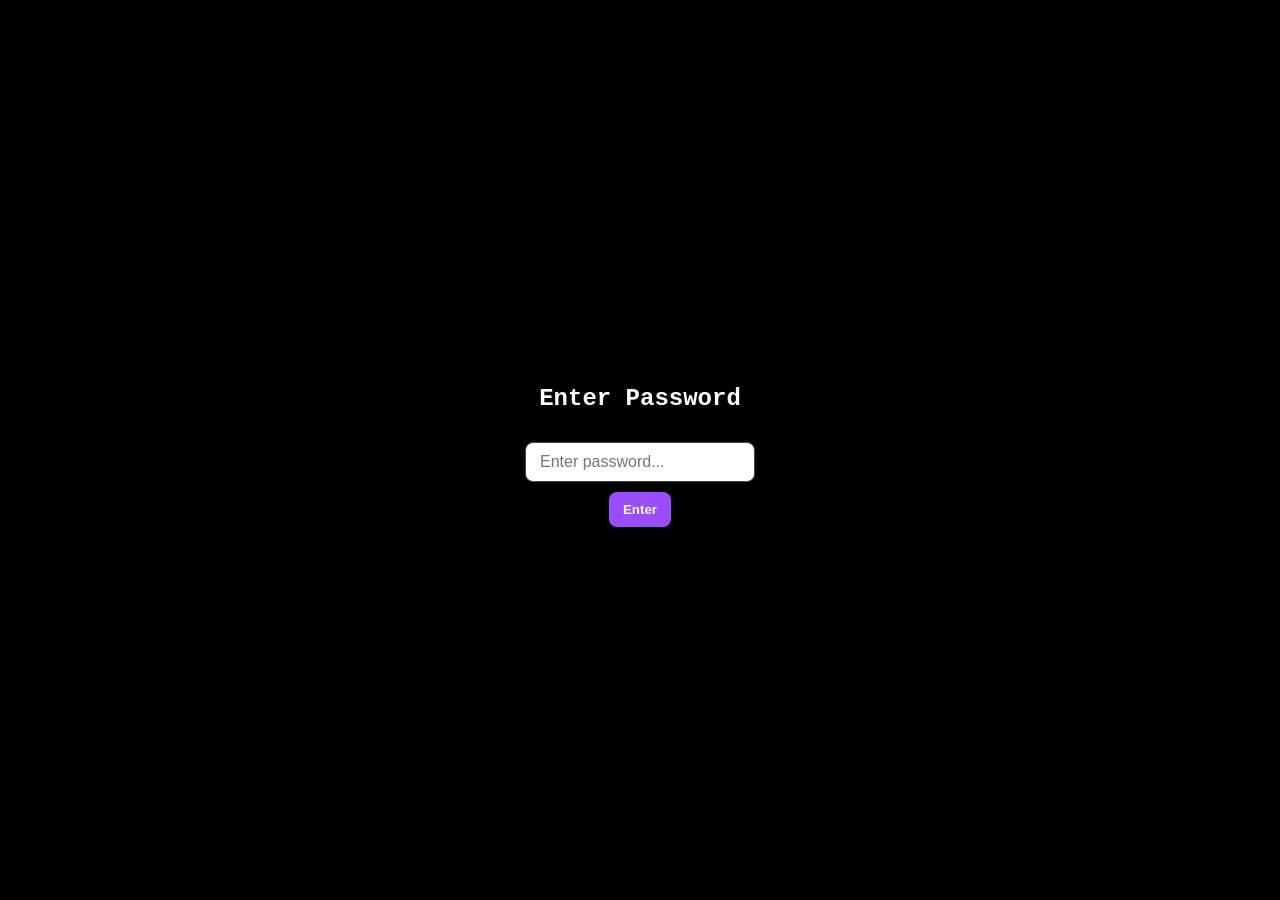
<file: site/index.html>
<!DOCTYPE html>
<html lang="en">
<head>
<meta charset="UTF-8" />
<meta name="viewport" content="width=device-width, initial-scale=1" />
<title>Treasure Hunt </title>
<style>
  :root{
    --fg:#00ff99; --accent:#ff00ff; --glow:#b300ff; --star:#9a4dff; --starGlow:#d2b3ff;
    --yellow:#ffe600; --panel:#0b0b0f; --panel2:#12121a;
  }
  *{box-sizing:border-box}
  html,body{height:100%;margin:0}
  body{
    font-family:"Courier New", monospace;
    color:var(--fg);
    background:#000 url("https://www.transparenttextures.com/patterns/stardust.png");
    overflow-x:hidden;
  }

  #passwordGate{
    position:fixed; inset:0;
    background:#000;
    display:flex; flex-direction:column; justify-content:center; align-items:center;
    z-index:999;
    color:#fff;
  }
  #passwordGate input{
    padding:10px 14px; border-radius:8px; border:1px solid #444;
    margin-top:10px; font-size:16px;
  }
  #passwordGate button{
    margin-top:10px;
    padding:10px 14px; border:none; border-radius:8px;
    background:#9a4dff; color:#fff; font-weight:700;
    cursor:pointer;
  }
  #passwordGate .error{ color:#f88; margin-top:8px; }

  /* animated background canvas */
  #bg{position:fixed; inset:0; z-index:-1}

  .wrap{max-width:980px; margin:0 auto; padding:32px 20px 80px}
  h1{
    margin:14px 0 10px;
    font-size:clamp(28px,4.2vw,52px);
    color:var(--accent);
    text-align:center;
    text-shadow:2px 2px 0 #000, 0 0 12px var(--accent);
    letter-spacing:2px;
  }
  .type{color:var(--yellow); text-align:center; min-height:28px}
  .hint{color:var(--yellow); text-align:center; margin-top:8px}
  .panel{
    margin:28px auto; padding:18px 22px;
    background:linear-gradient(180deg,var(--panel),var(--panel2));
    border:1px solid #2b2b3a; border-radius:12px;
    box-shadow:0 0 18px rgba(179,0,255,.35);
    width:min(780px,95vw);
  }

  .row{display:flex; gap:28px; justify-content:center; align-items:center; flex-wrap:wrap}
  .heart{display:inline-block; padding:10px 12px; border-radius:14px;
         background:rgba(179,0,255,.08); border:1px solid rgba(179,0,255,.35);
         transition:transform .18s ease, box-shadow .18s ease; cursor:pointer}
  .heart img{
    width:120px; height:120px; image-rendering:pixelated; display:block;
    border:none; outline:none; background:transparent; border-radius:8px;
    box-shadow:0 0 16px var(--glow);
  }
  .heart:hover{ transform:translateY(-4px) scale(1.06); box-shadow:0 0 22px #c77dff }
  .badge{display:block; margin-top:8px; text-align:center; font-weight:bold; color:#d9d1ff}

  .star {
    position: fixed;
    font-size: 22px;
    color: var(--star);
    filter: drop-shadow(0 0 6px var(--starGlow)) drop-shadow(0 0 14px var(--star));
    user-select: none;
    pointer-events: auto;
    transition: transform .12s ease;
    z-index: 2;
  }
  .star:hover { transform: scale(1.25); }
  .clickable { cursor: pointer; }
  .twinkle { animation: twinkle 2.2s infinite ease-in-out; }
  @keyframes twinkle { 0%,100%{opacity:.4} 50%{opacity:1} }

  .progress{display:flex; gap:12px; justify-content:center; align-items:center; flex-wrap:wrap}
  .chip{
    padding:6px 10px; border-radius:999px; border:1px solid #3b3b64;
    color:#eadeff; background:#161626; font-size:14px; opacity:.85
  }
  .chip.ok{ background:#15261c; border-color:#2c6e49; color:#9cffb0 }
  .gate{ margin:18px auto 0; display:flex; justify-content:center; gap:12px; align-items:center; }
  .btn{
    appearance:none; border:none; border-radius:10px; padding:12px 18px; font-weight:700;
    color:#150015; background:linear-gradient(180deg,#c77dff,#9a4dff);
    box-shadow:0 0 16px rgba(154,77,255,.6); cursor:pointer; transition:transform .12s ease;
  }
  .btn:hover{ transform:translateY(-2px) }
  .btn[disabled]{ filter:grayscale(.8) brightness(.7); cursor:not-allowed; box-shadow:none }

  .toast{
    position:fixed; left:50%; bottom:22px; transform:translateX(-50%);
    background:#161626; border:1px solid #3b3b64; color:#eadeff;
    padding:10px 14px; border-radius:10px; box-shadow:0 6px 20px rgba(0,0,0,.35);
    opacity:0; pointer-events:none; transition:opacity .25s ease; z-index:5; font-size:14px;
  }
  .toast.show{ opacity:1 }

  .controls{ position:fixed; top:12px; right:12px; display:flex; gap:10px; z-index:5 }
  .iconBtn{
    background:#161626; border:1px solid #3b3b64; color:#eadeff; padding:8px 10px;
    border-radius:10px; cursor:pointer; font-weight:700;
  }

  noscript{ display:block; color:#ff9; background:#400; padding:8px; text-align:center; }
</style>
</head>
<body>
<div id="passwordGate">
  <h2>Enter Password</h2>
  <input type="password" id="pwInput" placeholder="Enter password...">
  <button onclick="checkPassword()">Enter</button>
  <div id="pwError" class="error"></div>
</div>

<canvas id="bg"></canvas>

<div class="controls">
  <button id="muteBtn" class="iconBtn">🔊 Sound</button>
  <button id="resetBtn" class="iconBtn" title="Clear progress">♻️ Reset</button>
</div>

<div class="wrap" id="mainContent" style="display:none;">
  <h1>Welcome to your Treasure Hunt!!!</h1>
  <div id="type" class="type"></div>

  <div class="panel">
    <p class="hint">Click the pixel hearts to unlock secrets 💖 <br/>Some stars hide treasures too… ✴︎</p>
    <div class="row">
      <a class="heart" href="treasure1.html" data-key="heart1">
        <img src="pixel-heart.gif" alt="Heart 1"/><span class="badge" id="b-heart1">❌ Not found</span>
      </a>
      <a class="heart" href="treasure2.html" data-key="heart2">
        <img src="pixel-heart.gif" alt="Heart 2"/><span class="badge" id="b-heart2">❌ Not found</span>
      </a>
      <a class="heart" href="treasure3.html" data-key="heart3">
        <img src="pixel-heart.gif" alt="Heart 3"/><span class="badge" id="b-heart3">❌ Not found</span>
      </a>
    </div>
  </div>

  <div class="panel">
    <div class="progress" id="progressChips"></div>
    <div class="gate">
      <button id="finalBtn" class="btn" disabled>🔒 Final Gate (collect everything!)</button>
    </div>
  </div>
</div>

<div id="toast" class="toast">Saved!</div>

<script>
/* PASSWORD GATE */
function checkPassword(){
  const input=document.getElementById('pwInput').value.trim();
  if(input.toLowerCase()==="chico"){
    localStorage.setItem('gate_unlocked','1'); // save unlocked state
    unlockGate();
  }else{
    document.getElementById('pwError').textContent="❌ Wrong password";
  }
}

function unlockGate(){
  document.getElementById('passwordGate').style.display='none';
  document.getElementById('mainContent').style.display='block';
}

// On page load, check if already unlocked
if(localStorage.getItem('gate_unlocked')==='1'){
  unlockGate();
}

/* TYPEWRITER */
const type = document.getElementById('type');
const message = "Find the hearts. Seek the stars. Unlock the final secret page…";
let i = 0; (function loop(){ type.textContent = message.slice(0, i++); if(i<=message.length){ setTimeout(loop, 28);} })();

/* STARFIELD BG */
const cvs = document.getElementById('bg'), ctx = cvs.getContext('2d');
let W,H,stars=[];
function resize(){ W = cvs.width = innerWidth; H = cvs.height = innerHeight; stars = makeStars(); }
addEventListener('resize', resize);
function makeStars(){ return Array.from({length:Math.round((W*H)/9000)}, ()=>({x:Math.random()*W,y:Math.random()*H,z:Math.random()*1.6+0.4,r:Math.random()*1.4+0.3})); }
function draw(){ ctx.clearRect(0,0,W,H); for(const s of stars){ s.x -= s.z; if(s.x<0) s.x=W; ctx.fillStyle=`rgba(210,179,255,${0.35+s.z/2})`; ctx.shadowBlur=8*s.z; ctx.shadowColor='#b300ff'; ctx.beginPath(); ctx.arc(s.x,s.y,s.r,0,Math.PI*2); ctx.fill(); ctx.shadowBlur=0;} requestAnimationFrame(draw);}
resize(); draw();

/* SCATTERED STARS */
const secrets=[
  {key:'star1',href:'secret1.html'},
  {key:'star2',href:'secret2.html'},
  {key:'star3',href:'secret3/secrets3.html'} // adjust path if needed
];
const compliments=["A new star has been charted ✨","Signal received across the galaxy 💜","The universe is bigger than it looks.","Keep exploring: more treasure awaits.","Brightest explorer in the cosmos ⭐"];

function sprinkleStars(){
  document.querySelectorAll('.star').forEach(s=>s.remove());
  const total=20,clickable=new Set([3,8,14]);
  for(let i=0;i<total;i++){
    const d=document.createElement('div');
    d.className='star twinkle'+(clickable.has(i)?' clickable':'');
    d.style.left=(Math.random()*95)+'%';
    d.style.top=(Math.random()*95)+'%';
    d.textContent='✦';

    if(clickable.has(i)){
      const s=secrets[[...clickable].indexOf(i)];
      d.title='A hidden star…';
      d.addEventListener('click',()=>{
        // ✅ Save progress when clicking a star
        localStorage.setItem('found_'+s.key,'1');
        refreshProgress();
        location.href=s.href;
      });
    }else{
      d.addEventListener('click',()=> 
        toast(compliments[(Math.random()*compliments.length)|0])
      );
    }
    document.body.appendChild(d);
  }
}
sprinkleStars();

/* PROGRESS */
const KEYS=['heart1','heart2','heart3','star1','star2','star3'];
function got(k){ return localStorage.getItem('found_'+k)==='1'; }
function setBadge(k, ok){ const el=document.getElementById('b-'+k); if(el){ el.textContent=ok?'✅ Found':'❌ Not found'; el.style.color=ok?'#9cffb0':'#d9d1ff'; } }
function refreshProgress(){
  setBadge('heart1',got('heart1'));
  setBadge('heart2',got('heart2'));
  setBadge('heart3',got('heart3'));
  const chips=document.getElementById('progressChips');
  chips.innerHTML='';
  let count=0;
  for(const k of KEYS){
    const ok=got(k);
    if(ok) count++;
    const div=document.createElement('div');
    div.className='chip'+(ok?' ok':'');
    div.textContent=(ok?'✓ ':'• ')+k.toUpperCase();
    chips.appendChild(div);
  }
  const finalBtn=document.getElementById('finalBtn');
  if(count===KEYS.length){
    finalBtn.disabled=false;
    finalBtn.textContent='🗝️ Open Final Gate';
  }else{
    finalBtn.disabled=true;
    finalBtn.textContent=`🔒 Final Gate (${count}/${KEYS.length})`;
  }
}
refreshProgress();

/* FINAL GATE */
document.getElementById('finalBtn').addEventListener('click',e=>{
  if(e.currentTarget.disabled){
    toast('Collect all hearts and stars first!');
    return;
  }
  location.href='final.html';
});

/* TOAST */
const t=document.getElementById('toast'); let to;
function toast(msg){ t.textContent=msg; t.classList.add('show'); clearTimeout(to); to=setTimeout(()=>t.classList.remove('show'),1400); }

/* RESET + MUTE (placeholders since no audio in index) */
document.getElementById('resetBtn').addEventListener('click',()=>{ 
  for(const k of KEYS) localStorage.removeItem('found_'+k); 
  localStorage.removeItem('gate_unlocked'); // also reset password gate
  toast('Progress cleared'); 
  refreshProgress(); 
});
</script>
</body>
</html>
</file>
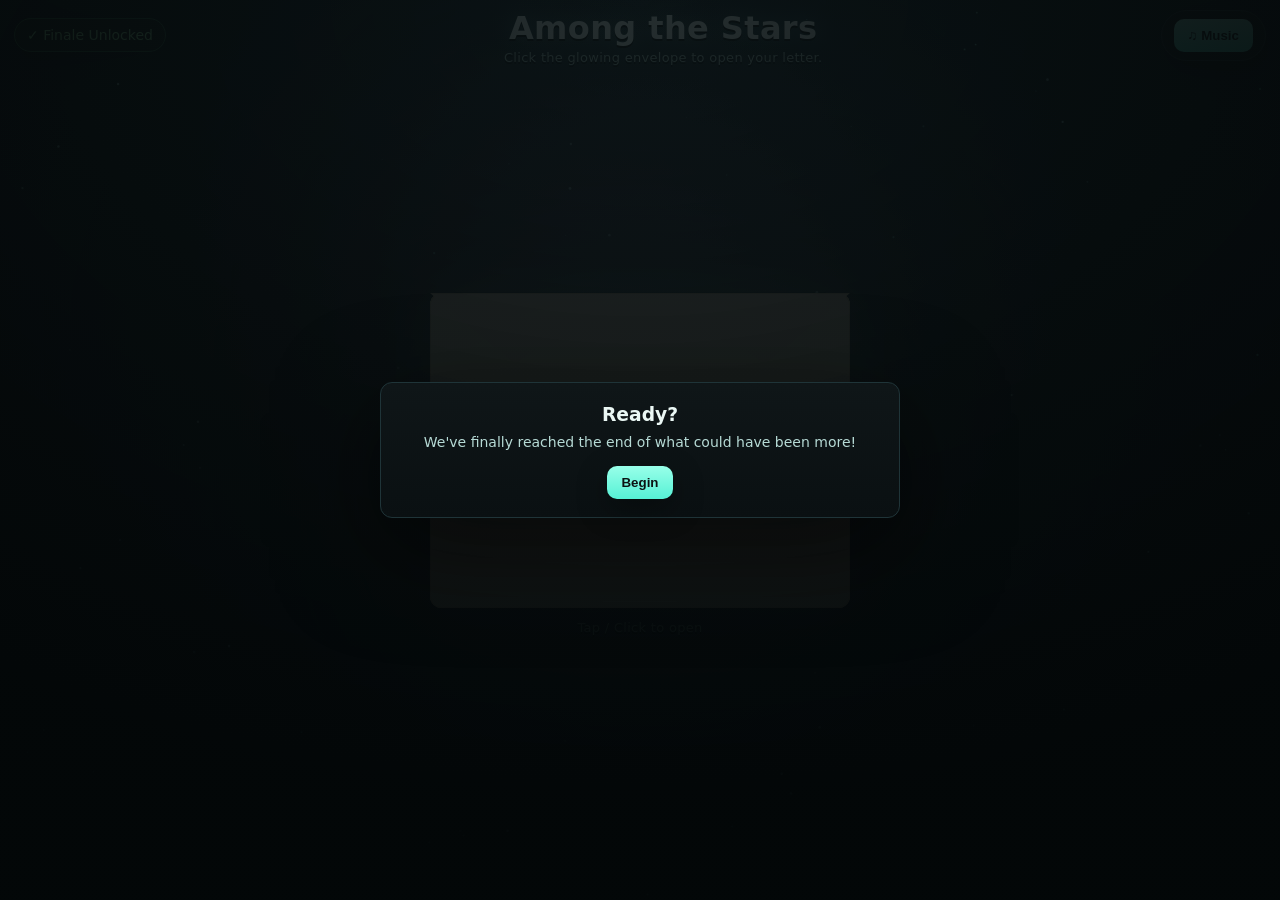
<file: site/final.html>
<!DOCTYPE html>
<html lang="en">
<head>
<meta charset="utf-8" />
<meta name="viewport" content="width=device-width, initial-scale=1" />
<title>Finale — A Letter Among the Stars</title>
<meta name="theme-color" content="#0b1416"/>

<style>
  :root{
    --ink:#eaf7f4;
    --muted:#a7c9c2;
    --glow:#7fffe0;
    --rose:#ffb3c6;
    --gold:#ffd86a;
    --paper:#f6f1e3;
    --paper-edge:#e1d8c2;
    --bg1:#071214;
    --bg2:#0c1b1f;
    --bg3:#04090a;
  }
  *{box-sizing:border-box}
  html,body{height:100%}
  body{
    margin:0; color:var(--ink);
    font-family:system-ui,-apple-system,Segoe UI,Inter,Roboto,Arial;
    background:radial-gradient(1400px 900px at 50% -20%, var(--bg2) 0%, var(--bg1) 52%, var(--bg3) 100%);
    overflow:hidden;
  }

  /* ===== LAYERS ===== */
  #layer-stars,#layer-nebula,#layer-fx{
    position:fixed; inset:0; display:block;
  }
  #layer-stars{z-index:0}
  #layer-nebula{z-index:1}
  #layer-fx{z-index:2}

  /* ===== UI: Top bar ===== */
  .ui{
    position:fixed; inset:0 0 auto 0; height:70px; z-index:4;
    display:flex; align-items:center; justify-content:space-between;
    padding:10px 14px; pointer-events:none;
  }
  .chip{
    pointer-events:auto;
    padding:8px 12px; border-radius:999px; border:1px solid #203238;
    background:#0a1113cc; color:#cfeeed;
    box-shadow:0 10px 30px rgba(0,0,0,.35);
    display:flex; align-items:center; gap:8px; font-size:14px;
  }
  .chip.good{ border-color:#2c6e49; color:#9cffb0; background:#0e1a15d0 }

  .title{
    text-align:center; pointer-events:none;
    text-shadow:0 2px 0 #000, 0 0 22px rgba(144,255,233,.35);
  }
  .title h1{ margin:.2rem 0 .2rem; font-weight:900; letter-spacing:.4px }
  .title p{ margin:0; color:var(--muted); font-size:13px; letter-spacing:.3px }

  .btn{
    pointer-events:auto;
    appearance:none; border:none; border-radius:10px; padding:9px 14px; font-weight:800; cursor:pointer;
    color:#0c1212; background:linear-gradient(180deg,#98ffe9,#56f1d5);
    box-shadow:0 10px 30px rgba(0,0,0,.35);
  }
  .btn.ghost{
    background:transparent; color:#cfeeed; border:1px solid #1d3a36; box-shadow:none; backdrop-filter:blur(2px);
  }
  .btn.primary{ background:linear-gradient(180deg,#b37dff,#7b4dff); color:#fff }
  .btn.disabled{ filter:grayscale(1) brightness(.7); pointer-events:none }

  /* ===== Centerpiece: Envelope ===== */
  .stage{
    position:fixed; inset:0; display:grid; place-items:center; z-index:3;
    pointer-events:none;
  }
  .envelope-wrap{
    pointer-events:auto; cursor:pointer; user-select:none;
    transform:translateY(14px);
  }
  .envelope{
    width:min(420px,78vw); aspect-ratio:4/3; position:relative; perspective:1400px;
    filter:drop-shadow(0 30px 90px rgba(0,0,0,.6)) drop-shadow(0 0 24px rgba(127,255,224,.18));
  }
  .env-back{
    position:absolute; inset:0; border-radius:12px; overflow:hidden;
    background:linear-gradient(180deg,#f5efdf,#efe6cf);
    box-shadow:inset 0 0 0 1px #d8ceb5, inset 0 0 40px rgba(0,0,0,.06);
  }
  .env-front{
    position:absolute; inset:0; border-radius:12px; overflow:hidden;
    background:linear-gradient(180deg,#efe6cf,#e7dcc0);
    box-shadow:inset 0 0 0 1px #d4c8ab;
  }
  .env-flap{
    position:absolute; left:0; right:0; top:0; height:56%;
    background:linear-gradient(180deg,#efe6cf,#e5d9bd);
    clip-path:polygon(0 0, 100% 0, 50% 100%);
    transform-origin:50% 0; transform:rotateX(0deg);
    box-shadow:inset 0 0 0 1px #d4c8ab;
  }
  .seal{
    position:absolute; left:50%; top:42%; transform:translate(-50%,-50%);
    width:44px; height:44px; border-radius:50%;
    background:radial-gradient(circle at 30% 30%, #ffd3e0 0%, #ff9eb8 45%, #ff6f91 100%);
    box-shadow:0 0 0 2px rgba(0,0,0,.06), 0 8px 20px rgba(255,110,150,.35);
  }
  .env-glow{
    position:absolute; inset:-8%; border-radius:16px; pointer-events:none;
    background:radial-gradient(500px 300px at 50% 40%, rgba(127,255,224,.28), transparent 60%);
    mix-blend-mode:screen; opacity:.6;
    animation:envPulse 2.8s ease-in-out infinite;
  }
  @keyframes envPulse{0%,100%{opacity:.5}50%{opacity:.85}}

  .tap{
    margin-top:12px; text-align:center; color:#cfeeed; font-size:13px; letter-spacing:.3px;
    text-shadow:0 2px 0 #000, 0 0 12px rgba(127,255,224,.2);
  }

  /* ===== Letter (handwritten) ===== */
  .letter{
    position:fixed; inset:0; display:grid; place-items:center; z-index:5;
    opacity:0; pointer-events:none; transform:translateY(8px);
    transition:opacity .6s ease, transform .6s ease;
  }
  .letter.show{ opacity:1; transform:translateY(0); pointer-events:auto }

  .paper{
    width:min(720px,92vw); min-height:min(560px,84vh);
    background:
      radial-gradient(900px 600px at 50% 0%, #fffaf1 0%, #f7f0e1 60%, #efe7d4 85%, #e9dec6 100%);
    border:1px solid #d9cfb4; border-radius:14px;
    box-shadow:
      0 50px 120px rgba(0,0,0,.55),
      inset 0 0 60px rgba(0,0,0,.06),
      0 0 0 2px rgba(255,255,255,.35) inset;
    position:relative; overflow:hidden; padding:28px 28px 34px;
  }
  .paper::after{
    content:""; position:absolute; inset:0; pointer-events:none;
    background-image:
      radial-gradient(rgba(0,0,0,.05) 1px, transparent 1px),
      radial-gradient(rgba(0,0,0,.04) 1px, transparent 1px);
    background-position: 0 0, 8px 8px;
    background-size: 16px 16px;
    opacity:.22; mix-blend-mode:multiply;
  }
  .flourish{
    position:absolute; left:-8%; right:-8%; top:-40px; height:140px; opacity:.25; filter:blur(0.2px);
    background:
      radial-gradient(500px 100px at 12% 50%, rgba(255,120,160,.35), transparent 70%),
      radial-gradient(400px 100px at 88% 50%, rgba(127,255,224,.35), transparent 70%);
    transform:rotate(-2deg);
  }
  .hand{
    position:relative; z-index:2;
    font-family: "Caveat", "Segoe Script", "Bradley Hand", "Comic Sans MS", cursive;
    color:#2b2620;
    text-shadow:0 1px 0 rgba(255,255,255,.55);
    line-height:1.4;
    font-size: clamp(18px, 2.6vw, 26px);
  }
  .hand h2{
    font-size: clamp(20px, 3vw, 30px);
    margin:6px 0 12px; letter-spacing:.6px;
  }
  .hand p{ margin:.2rem 0 .6rem }
  .hand .sig{ margin-top:10px; font-weight:700 }

  /* handwriting reveal (mask sweep) */
  .reveal{
    --p:0%;
    background:
      linear-gradient(90deg,#2b2620 0 0) left top / var(--p) 100% no-repeat,
      linear-gradient(90deg,transparent 0 0) left top / 100% 100% no-repeat;
    -webkit-background-clip:text, padding-box;
            background-clip:text, padding-box;
    color:transparent;
  }

  .actions{
    margin-top:16px; display:flex; gap:10px; justify-content:flex-end;
  }
  .actions .btn{ transform:translateY(6px); opacity:0; transition:opacity .6s ease, transform .6s ease }
  .actions .btn.show{ transform:translateY(0); opacity:1 }

  /* ===== “Tap to start / allow audio” curtain ===== */
  .curtain{
    position:fixed; inset:0; display:grid; place-items:center; z-index:6;
    background:radial-gradient(1200px 800px at 50% 0%, rgba(10,18,20,.88) 0%, rgba(6,11,12,.94) 55%, rgba(3,7,8,.98) 100%);
    transition:opacity .6s ease; opacity:1;
  }
  .curtain.hide{ opacity:0; pointer-events:none }
  .card{
    text-align:center; padding:18px 20px; border-radius:12px;
    background:linear-gradient(180deg,#0f1618,#0a1012); border:1px solid #1f3438;
    box-shadow:0 30px 100px rgba(0,0,0,.6);
    width:min(520px,92vw);
  }
  .card h3{ margin:.2rem 0 .6rem }
  .card p{ margin:.2rem 0 1rem; color:#b6dad5; font-size:14px }
</style>
</head>
<body>

<!-- ====== Audio (calm track) ====== -->
<audio id="music" preload="auto" loop
  src="https://github.com/EricValentino/eldenringpt2/raw/refs/heads/main/26.%20Miquella's%20Haligtree.mp3"></audio>

<!-- ====== Top UI ====== -->
<div class="ui">
  <div class="chip good">✓ Finale Unlocked</div>
  <div class="title">
    <h1>Among the Stars</h1>
    <p>Click the glowing envelope to open your letter.</p>
  </div>
  <div class="chip" style="gap:10px">
    <button id="musicBtn" class="btn ghost">♫ Music</button>
  </div>
</div>

<!-- ====== Canvases ====== -->
<canvas id="layer-stars"></canvas>
<canvas id="layer-nebula"></canvas>
<canvas id="layer-fx"></canvas>

<!-- ====== Center Envelope ====== -->
<div class="stage">
  <div class="envelope-wrap" id="envelopeWrap" aria-label="Open letter" role="button" tabindex="0">
    <div class="envelope" id="envelope">
      <div class="env-back"></div>
      <div class="env-front"></div>
      <div class="env-flap" id="flap"></div>
      <div class="seal"></div>
      <div class="env-glow"></div>
    </div>
    <div class="tap">Tap / Click to open</div>
  </div>
</div>

<!-- ====== Letter ====== -->
<div id="letter" class="letter" aria-live="polite">
  <div class="paper">
    <div class="flourish"></div>
    <div class="hand">
      <h2 class="reveal" data-delay="0">Mission complete, traveler.</h2>
      <p class="reveal" data-delay="800">
        You crossed the access terminal, the meadow, the desk and the duel,
        and every star in this sky lit up because you found it.
      </p>
      <p class="reveal" data-delay="2000">
       Every treasure you collected is still out there, glowing,
        waiting for the next time you come back to look.
      </p>
      <p class="reveal" data-delay="3600">
        Thanks for playing all the way to the end.
        The universe is a little brighter with you in it.
      </p>
      <p class="reveal" data-delay="5200">
        Until the next adventure.
      </p>
      <p class="sig reveal" data-delay="6400">— The Treasure Hunt</p>

      <div class="actions">
        <!-- IMPORTANT: back to site root, works even if this file is inside a folder -->
        <a id="backBtn" class="btn primary" href="/" style="pointer-events:none" aria-disabled="true">Back to Index</a>
      </div>
    </div>
  </div>
</div>

<!-- ====== Tap-to-start (autoplay permission) ====== -->
<div id="curtain" class="curtain">
  <div class="card">
    <h3>Ready?</h3>
    <p>We've finally reached the end of what could have been more!</p>
    <button id="beginBtn" class="btn">Begin</button>
  </div>
</div>

<script>
/* ============================================================
   CANVAS SETUP
============================================================ */
const C1 = document.getElementById('layer-stars');
const C2 = document.getElementById('layer-nebula');
const C3 = document.getElementById('layer-fx');
const X1 = C1.getContext('2d', { alpha:false });
const X2 = C2.getContext('2d', { alpha:true });
const X3 = C3.getContext('2d', { alpha:true });
let DPR = Math.min(2, devicePixelRatio || 1), W=0, H=0;

function fit(){
  W = C1.width = C2.width = C3.width = Math.floor(innerWidth*DPR);
  H = C1.height = C2.height = C3.height = Math.floor(innerHeight*DPR);
  C1.style.width = C2.style.width = C3.style.width = innerWidth+'px';
  C1.style.height= C2.style.height= C3.style.height= innerHeight+'px';
}
addEventListener('resize', fit); fit();

/* ============================================================
   STARFIELD + NEBULA
============================================================ */
const starsFar = [], starsNear = [];
function buildStars(){
  starsFar.length=0; starsNear.length=0;
  const nFar  = Math.round((W*H)/22000);
  const nNear = Math.round((W*H)/36000);
  for(let i=0;i<nFar;i++){
    starsFar.push({x:Math.random()*W, y:Math.random()*H, z:Math.random()*0.9+0.3, a:Math.random()*0.5+0.25});
  }
  for(let i=0;i<nNear;i++){
    starsNear.push({x:Math.random()*W, y:Math.random()*H, z:Math.random()*1.8+1.0, a:Math.random()*0.5+0.25});
  }
}
buildStars();

function drawStars(){
  X1.fillStyle = '#051013';
  X1.fillRect(0,0,W,H);

  for(const s of starsFar){
    s.x -= s.z*0.12; if(s.x<0) s.x = W, s.y=Math.random()*H;
    X1.globalAlpha = s.a;
    X1.fillStyle = '#93fff1';
    X1.beginPath(); X1.arc(s.x, s.y, s.z, 0, Math.PI*2); X1.fill();
  }
  X1.globalAlpha = 1;

  for(const s of starsNear){
    s.x -= s.z*0.28; if(s.x<0) s.x = W, s.y=Math.random()*H;
    X1.globalAlpha = s.a;
    X1.fillStyle = '#bffdf3';
    X1.beginPath(); X1.arc(s.x, s.y, 0.9+s.z*0.18, 0, Math.PI*2); X1.fill();
  }
  X1.globalAlpha = 1;
}

let tNeb = 0;
function drawNebula(dt){
  tNeb += dt;
  X2.clearRect(0,0,W,H);

  function blob(cx,cy, r, col, alpha){
    const g = X2.createRadialGradient(cx,cy,0, cx,cy,r);
    g.addColorStop(0, col.replace('ALPHA', alpha.toFixed(3)));
    g.addColorStop(1, 'rgba(0,0,0,0)');
    X2.fillStyle = g;
    X2.beginPath(); X2.arc(cx,cy,r,0,Math.PI*2); X2.fill();
  }

  const cx = W*0.55, cy = H*0.35;
  blob(cx + Math.sin(tNeb*0.13)*120*DPR, cy + Math.cos(tNeb*0.11)*80*DPR,
       520*DPR, 'rgba(148, 218, 209, ALPHA)', 0.22);
  blob(cx - Math.cos(tNeb*0.09)*140*DPR, cy + Math.sin(tNeb*0.12)*110*DPR,
       640*DPR, 'rgba(210, 160, 230, ALPHA)', 0.18);
  blob(cx + Math.cos(tNeb*0.07+2)*220*DPR, cy + Math.sin(tNeb*0.10+1)*160*DPR,
       520*DPR, 'rgba(255, 180, 210, ALPHA)', 0.16);
  blob(cx - Math.sin(tNeb*0.05+3)*260*DPR, cy - Math.cos(tNeb*0.08+2)*200*DPR,
       760*DPR, 'rgba(120, 170, 255, ALPHA)', 0.12);
}

/* ============================================================
   PARTICLE GLITTERS
============================================================ */
const glitters = [];
function spawnGlitter(x,y){
  for(let i=0;i<18;i++){
    glitters.push({
      x, y,
      vx:(Math.random()*2-1)*0.6*DPR,
      vy:(Math.random()*2-1)*0.6*DPR,
      r:Math.random()*1.8+0.6,
      life:1
    });
  }
}
function drawFX(dt){
  X3.clearRect(0,0,W,H);
  for(const p of glitters){
    p.x += p.vx; p.y += p.vy; p.life -= dt*0.8;
    X3.globalAlpha = Math.max(0,p.life)*0.9;
    X3.fillStyle = '#d7fff7';
    X3.beginPath(); X3.arc(p.x,p.y,p.r,0,Math.PI*2); X3.fill();
  }
  X3.globalAlpha = 1;
  for(let i=glitters.length-1;i>=0;i--) if(glitters[i].life<=0) glitters.splice(i,1);
}

/* ============================================================
   AUDIO (music + soft fallback pad)
============================================================ */
const music = document.getElementById('music');
const musicBtn = document.getElementById('musicBtn');
let musicOn = (localStorage.getItem('finale_music') ?? '1') === '1';
updateMusicUI();

function updateMusicUI(){
  musicBtn.classList.toggle('ghost', !musicOn);
  musicBtn.textContent = musicOn ? '♫ Music' : '🔇 Music';
}
function fadeAudio(el, from, to, ms, done){
  const t0 = performance.now();
  function tick(t){
    const k = Math.min(1,(t-t0)/ms);
    el.volume = from + (to-from)*k;
    if(k<1) requestAnimationFrame(tick); else done && done();
  }
  requestAnimationFrame(tick);
}
musicBtn.addEventListener('click', ()=>{
  musicOn = !musicOn;
  localStorage.setItem('finale_music', musicOn ? '1':'0');
  updateMusicUI();
  if(musicOn){
    music.volume=0; music.play().catch(()=>{});
    fadeAudio(music, 0, .75, 800);
  }else{
    fadeAudio(music, music.volume, 0, 600, ()=> music.pause());
  }
});

// Soft pad if autoplay is blocked
const AC = new (window.AudioContext || window.webkitAudioContext)();
function softPadStart(){
  const t = AC.currentTime;
  const o1 = AC.createOscillator(), o2 = AC.createOscillator();
  const g  = AC.createGain();
  o1.type='sine'; o2.type='triangle';
  o1.frequency.value = 196;   // G3
  o2.frequency.value = 246.94;// B3
  o1.connect(g); o2.connect(g); g.connect(AC.destination);
  g.gain.value=0.0001;
  g.gain.exponentialRampToValueAtTime(0.05, t+0.2);
  window._padNodes = {o1,o2,g};
  o1.start(t); o2.start(t);
}
function softPadStop(){
  if(!window._padNodes) return;
  const {o1,o2,g} = window._padNodes;
  const t = AC.currentTime;
  try{
    g.gain.exponentialRampToValueAtTime(0.0001, t+0.4);
    o1.stop(t+0.45); o2.stop(t+0.45);
  }catch{}
  window._padNodes=null;
}

/* ============================================================
   ENVELOPE → LETTER REVEAL
============================================================ */
const envelopeWrap = document.getElementById('envelopeWrap');
const flap         = document.getElementById('flap');
const letter       = document.getElementById('letter');
const backBtn      = document.getElementById('backBtn');

let opened = false;
function openEnvelope(){
  if(opened) return; opened = true;

  flap.animate([
    { transform:'rotateX(0deg)' },
    { transform:'rotateX(-150deg)' }
  ], { duration:800, easing:'cubic-bezier(.2,.7,.2,1)', fill:'forwards' });

  const r = envelopeWrap.getBoundingClientRect();
  spawnGlitter((r.left+r.right)/2*DPR, (r.top+r.bottom)/2*DPR);

  setTimeout(()=>{
    letter.classList.add('show');
    writeLetter();
  }, 600);
}
envelopeWrap.addEventListener('click', openEnvelope);
envelopeWrap.addEventListener('keydown', e=>{ if(e.key==='Enter' || e.key===' ') openEnvelope(); });

/* handwriting sweep */
function writeLetter(){
  const lines = [...letter.querySelectorAll('.reveal')];
  for(const el of lines){
    const delay = Number(el.dataset.delay||0);
    setTimeout(()=>{
      el.style.setProperty('--p','0%');
      const t0 = performance.now();
      const dur = 1000 + el.textContent.trim().length*8;
      function step(t){
        const k = Math.min(1,(t-t0)/dur);
        el.style.setProperty('--p', (k*100).toFixed(2)+'%');
        if(k<1) requestAnimationFrame(step);
      }
      requestAnimationFrame(step);
    }, delay);
  }
  // enable Back after last line
  const lastDelay = Math.max(...lines.map(n=>Number(n.dataset.delay||0)));
  setTimeout(()=>{
    backBtn.style.pointerEvents='auto';
    backBtn.setAttribute('aria-disabled','false');
    backBtn.classList.add('show');
  }, lastDelay + 2200);
}

/* ============================================================
   MASTER LOOP
============================================================ */
let last = performance.now();
function loop(now){
  const dt = Math.min(0.033,(now-last)/1000); last = now;
  drawStars();
  drawNebula(dt);
  drawFX(dt);
  requestAnimationFrame(loop);
}
requestAnimationFrame(loop);

/* ============================================================
   CURTAIN (autoplay permission)
============================================================ */
const curtain = document.getElementById('curtain');
const beginBtn= document.getElementById('beginBtn');

beginBtn.addEventListener('click', async ()=>{
  try{ await AC.resume(); }catch{}
  curtain.classList.add('hide');

  if((localStorage.getItem('finale_music') ?? '1')==='1'){
    try{
      music.volume=0; await music.play();
      fadeAudio(music, 0, .75, 800);
      softPadStop();
    }catch{
      softPadStart();
    }
  }else{
    softPadStart();
  }
});

/* ============================================================
   EXTRA: allow Esc to go home AFTER reveal
============================================================ */
addEventListener('keydown', (e)=>{
  if(e.key==='Escape' && backBtn.getAttribute('aria-disabled')==='false'){
    // make sure it works even inside folders
    location.href = '/';
  }
});
</script>
</body>
</html>
</file>
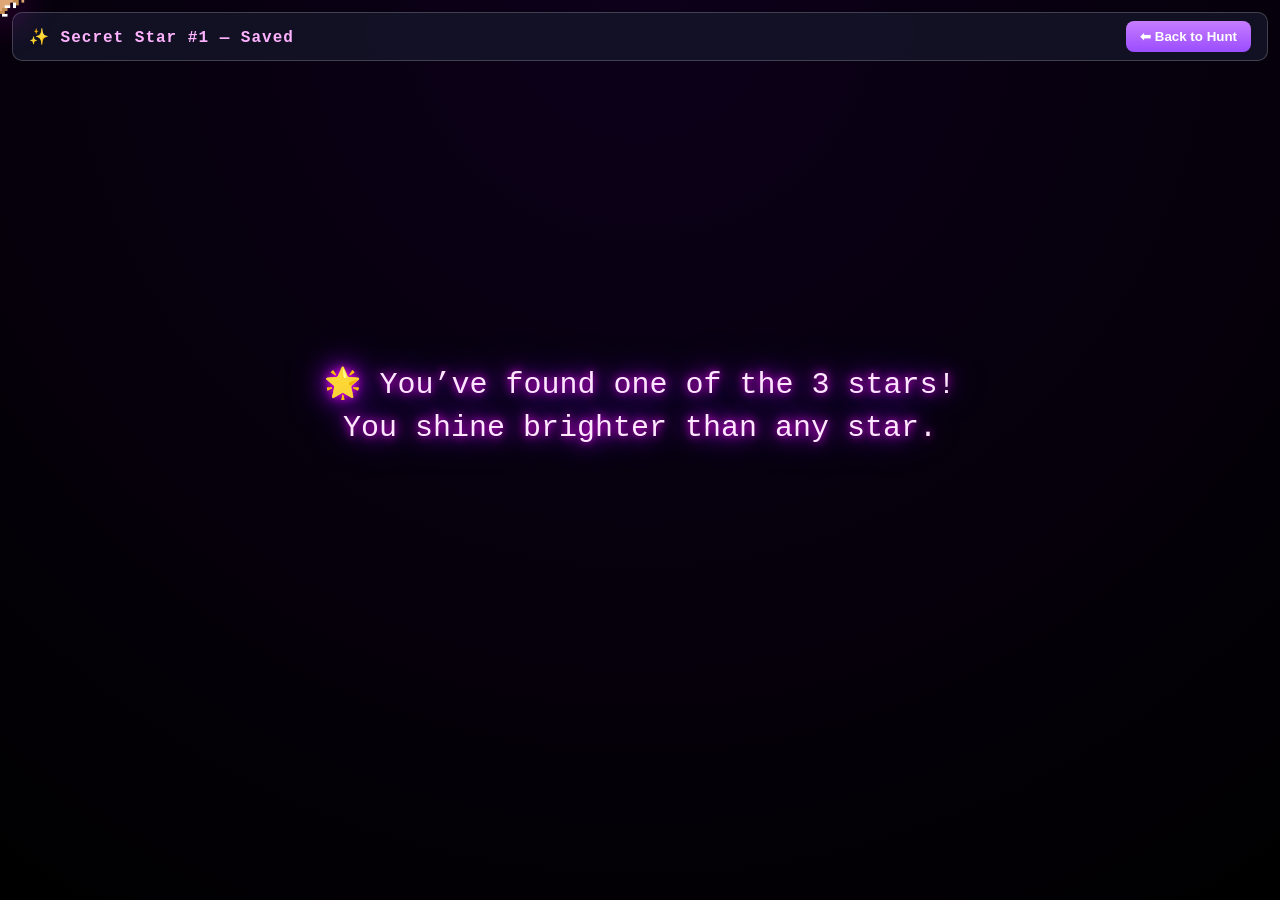
<file: site/secret1.html>
<!DOCTYPE html>
<html lang="en">
<head>
<meta charset="UTF-8" />
<meta name="viewport" content="width=device-width, initial-scale=1" />
<title>SECRET ★ STAR I — Kitty Follower</title>
<style>
  body {
    margin: 0;
    height: 100vh;
    background: radial-gradient(circle at top, #0d001a, #000);
    overflow: hidden;
    font-family: "Courier New", monospace;
    color: #fff;
  }

  /* Kitty */
  #kitty {
    position: absolute;
    width: 140px;
    pointer-events: none;
    filter: drop-shadow(0 8px 18px rgba(255,0,255,0.35));
  }

  /* HUD bar */
  .hud {
    position: fixed;
    top: 12px;
    left: 12px;
    right: 12px;
    display: flex;
    justify-content: space-between;
    align-items: center;
    background: rgba(20, 20, 40, 0.85);
    border: 1px solid rgba(255, 255, 255, 0.2);
    border-radius: 10px;
    padding: 8px 16px;
    backdrop-filter: blur(6px);
  }

  .hud-title {
    font-weight: bold;
    color: #ffb3ff;
    letter-spacing: 1px;
  }

  .btn {
    padding: 8px 14px;
    border: none;
    border-radius: 8px;
    font-weight: bold;
    background: linear-gradient(180deg,#c77dff,#9a4dff);
    color: #fff;
    cursor: pointer;
    transition: transform 0.2s ease, box-shadow 0.2s ease;
  }

  .btn:hover {
    transform: translateY(-2px);
    box-shadow: 0 6px 12px rgba(154, 77, 255, 0.6);
  }

  /* Center message */
  .message {
    position: fixed;
    top: 45%;
    left: 50%;
    transform: translate(-50%, -50%);
    text-align: center;
    font-size: clamp(18px, 3vw, 30px);
    color: #ffe6ff;
    text-shadow: 0 0 10px #ff00ff, 0 0 25px #b300ff, 0 0 40px #6600cc;
    animation: pulse 2.2s infinite alternate;
  }
  .message p {
    margin: 0.6rem 0;
  }

  @keyframes pulse {
    from { text-shadow: 0 0 8px #ff66ff, 0 0 20px #cc33ff; }
    to   { text-shadow: 0 0 14px #ff99ff, 0 0 30px #e066ff, 0 0 45px #aa33ff; }
  }
</style>
</head>
<body>

<div class="hud">
  <div class="hud-title">✨ Secret Star #1 — Saved</div>
  <button class="btn" onclick="location.href='index.html'">⬅ Back to Hunt</button>
</div>

<img id="kitty" src="followingkitty.gif" alt="Kitty">

<div class="message">
  <p>🌟 You’ve found one of the 3 stars!</p>
  <p>You shine brighter than any star.</p>
</div>

<script>
/* Kitty follow (smooth + reliable) */
const kitty = document.getElementById("kitty");
let kittyX = window.innerWidth/2, kittyY = window.innerHeight/2;
let targetX = kittyX, targetY = kittyY;

document.addEventListener("mousemove", e=>{
  targetX = e.clientX;
  targetY = e.clientY;
});

function animate(){
  kittyX += (targetX - kittyX) * 0.08;
  kittyY += (targetY - kittyY) * 0.08;
  kitty.style.transform = `translate(${kittyX - 70}px, ${kittyY - 70}px)`;
  requestAnimationFrame(animate);
}
animate();
</script>
</body>
</html>
</file>
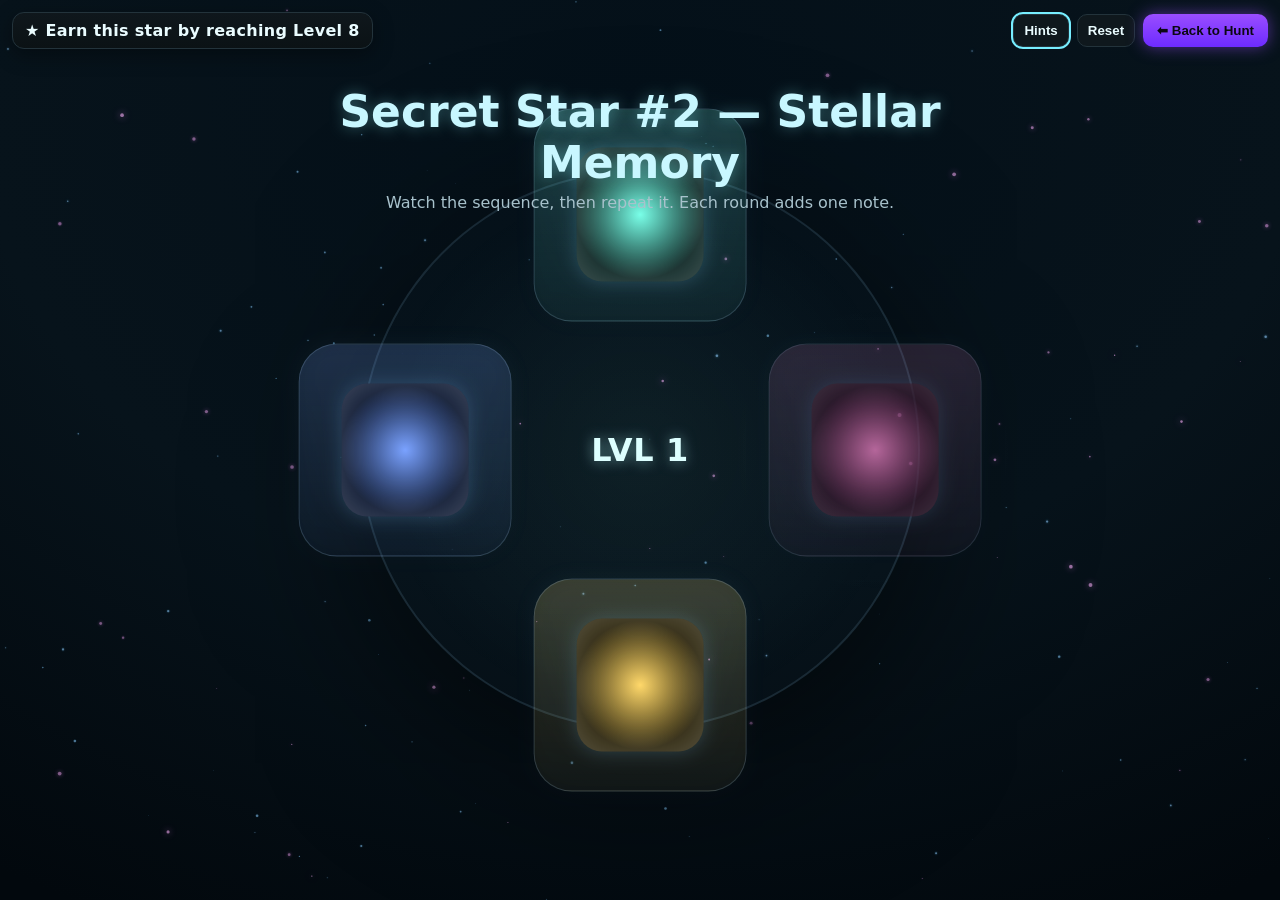
<file: site/secret2.html>
<!DOCTYPE html>
<html lang="en">
<head>
<meta charset="utf-8" />
<meta name="viewport" content="width=device-width,initial-scale=1" />
<title>SECRET ★ STAR II — Stellar Memory</title>
<style>
  :root{
    --ink:#eafcff; --muted:#a8c2cc; --edge:#23333b;
    --pad1:#79ffe8; --pad2:#ff8ad1; --pad3:#ffd86a; --pad4:#7aa2ff;
    --bg1:#041019; --bg2:#07131b; --bg3:#02080d;
  }
  *{box-sizing:border-box}
  html,body{height:100%;margin:0}
  body{
    color:var(--ink); font-family: ui-sans-serif,system-ui,"Segoe UI",Roboto,Arial;
    background: radial-gradient(1200px 900px at 50% 12%, var(--bg1), var(--bg2) 55%, var(--bg3) 100%);
    overflow:hidden;
  }

  /* Canvases for starfield + bloom */
  #bg,#fx{position:fixed; inset:0; display:block; pointer-events:none}
  #bg{z-index:1} #fx{z-index:2}

  /* HUD */
  .hud{
    position:fixed; top:12px; left:12px; right:12px; z-index:5;
    display:flex; align-items:center; justify-content:space-between; gap:10px;
  }
  .chip{
    display:flex; align-items:center; gap:8px;
    padding:8px 12px; border-radius:12px;
    background:linear-gradient(180deg,#0f171c,#0b1215); border:1px solid var(--edge);
    box-shadow:0 6px 20px rgba(0,0,0,.35); font-weight:800; letter-spacing:.3px;
  }
  .chip.ok{ color:#9cffb0; border-color:#2d6e49; background:linear-gradient(180deg,#0e1a14,#0a1310) }

  .right{display:flex; gap:8px}
  .tool{
    border:1px solid var(--edge); background:#0f181d; color:var(--ink);
    padding:8px 10px; border-radius:10px; cursor:pointer; font-weight:700
  }
  .tool.active{ outline:2px solid #7ef }
  .btn{
    border:none; border-radius:10px; padding:9px 14px; cursor:pointer;
    font-weight:900; color:#0b0813; background:linear-gradient(180deg,#9a4dff,#6d2bff);
    box-shadow:0 0 16px rgba(154,77,255,.5)
  }

  /* Title */
  .title{
    position:fixed; left:50%; top:9.5vh; transform:translateX(-50%); text-align:center; z-index:4;
  }
  .title h1{margin:0; font-size:clamp(22px,5vw,44px); color:#c8f7ff; text-shadow:0 0 14px rgba(135,245,255,.35)}
  .title p{margin:.35rem 0 0; color:var(--muted)}

  /* Board */
  .board{
    position:fixed; inset:0; display:grid; place-items:center; z-index:3;
  }
  .ring{
    position:relative; width:min(560px,78vw); aspect-ratio:1;
    border-radius:50%;
    box-shadow: inset 0 0 0 2px rgba(160,220,255,.12), 0 40px 160px rgba(0,0,0,.6);
    background: radial-gradient(80% 80% at 50% 50%, rgba(160,255,240,.06), rgba(0,0,0,.0) 60%);
  }
  .pad{
    position:absolute; width:38%; height:38%;
    display:grid; place-items:center; border-radius:18%;
    border:1px solid rgba(180,220,255,.18);
    filter:drop-shadow(0 0 10px rgba(120,200,255,.25));
    transform:translate(-50%,-50%);
    user-select:none; cursor:pointer; outline:none;
  }
  .pad:focus-visible{ box-shadow:0 0 0 3px #7ef inset }
  .pad .core{
    width:64%; height:64%; border-radius:20%;
    box-shadow: inset 0 0 40px rgba(255,255,255,.25);
  }
  /* positions */
  .p1{ left:50%; top:8% }    /* North */
  .p2{ left:92%; top:50% }   /* East */
  .p3{ left:50%; top:92% }   /* South */
  .p4{ left:8%; top:50% }    /* West */

  /* colors + glow */
  .p1{ background:linear-gradient(180deg, rgba(121,255,232,.18), rgba(121,255,232,.05)); }
  .p1 .core{ background:radial-gradient(circle at 50% 50%, var(--pad1), #0a2422 70%); }
  .p2{ background:linear-gradient(180deg, rgba(255,138,209,.18), rgba(255,138,209,.05)); }
  .p2 .core{ background:radial-gradient(circle at 50% 50%, var(--pad2), #2a0a21 70%); }
  .p3{ background:linear-gradient(180deg, rgba(255,216,106,.18), rgba(255,216,106,.05)); }
  .p3 .core{ background:radial-gradient(circle at 50% 50%, var(--pad3), #2a230a 70%); }
  .p4{ background:linear-gradient(180deg, rgba(122,162,255,.18), rgba(122,162,255,.05)); }
  .p4 .core{ background:radial-gradient(circle at 50% 50%, var(--pad4), #0a1630 70%); }

  .pad.glow{ filter:drop-shadow(0 0 26px rgba(200,255,255,.75)); }
  .pad.dim { opacity:.7 }

  /* Level marker */
  .lvl{
    position:absolute; left:50%; top:50%; transform:translate(-50%,-50%);
    width:30%; aspect-ratio:1; border-radius:50%;
    display:grid; place-items:center;
    color:#dff; font-weight:900; letter-spacing:.6px; font-size:clamp(20px,3.4vw,32px);
    text-shadow:0 0 14px rgba(180,255,255,.5);
  }

  /* Toast */
  .toast{
    position:fixed; left:50%; bottom:22px; transform:translateX(-50%);
    z-index:6; background:#131d23; border:1px solid var(--edge);
    color:var(--ink); padding:10px 14px; border-radius:10px;
    box-shadow:0 6px 20px rgba(0,0,0,.35);
    opacity:0; transition:opacity .25s ease; pointer-events:none; font-size:14px;
  }
  .toast.show{ opacity:1 }

  /* Result card */
  .card{
    position:fixed; left:50%; top:50%; transform:translate(-50%,-50%) scale(.98); z-index:7;
    width:min(680px,90%); padding:20px 22px; text-align:center; display:none;
    border-radius:16px; background:linear-gradient(180deg, rgba(18,24,28,.96), rgba(9,12,14,.96));
    border:1px solid #2a3a41; box-shadow:0 40px 140px rgba(0,0,0,.6), inset 0 0 60px rgba(120,255,230,.06);
  }
  .card.show{ display:block; animation:pop .4s ease both }
  @keyframes pop{ from{opacity:0; transform:translate(-50%,-50%) scale(.96)} to{opacity:1; transform:translate(-50%,-50%) scale(1)} }
  .tt{font-weight:900; letter-spacing:.6px}
  .code{
    margin-top:10px; display:inline-block; padding:8px 14px; border-radius:10px;
    border:1px solid rgba(255,216,106,.25);
    background:linear-gradient(180deg,rgba(60,44,16,.35),rgba(35,26,8,.35));
    font-weight:900; letter-spacing:4px; font-size:clamp(22px,5.2vw,40px); color:#ffd86a;
    text-shadow:0 0 18px rgba(255,216,106,.35); user-select:all;
  }
  .small{ color:#b4d1d8; font-size:12px; margin-top:8px }
</style>
</head>
<body>

<canvas id="bg"></canvas>
<canvas id="fx"></canvas>

<div class="hud">
  <div class="chip" id="saveChip">★ Earn this star by reaching Level 8</div>
  <div class="right">
    <button id="hintBtn" class="tool active" title="Show next move">Hints</button>
    <button id="resetBtn" class="tool" title="Restart">Reset</button>
    <button class="btn" onclick="location.href='index.html'">⬅ Back to Hunt</button>
  </div>
</div>

<div class="title">
  <h1>Secret Star #2 — Stellar Memory</h1>
  <p>Watch the sequence, then repeat it. Each round adds one note.</p>
</div>

<div class="board" aria-live="polite">
  <div class="ring" id="ring" role="group" aria-label="Memory pads">
    <button class="pad p1" data-id="0" aria-label="Pad North"><div class="core"></div></button>
    <button class="pad p2" data-id="1" aria-label="Pad East"><div class="core"></div></button>
    <button class="pad p3" data-id="2" aria-label="Pad South"><div class="core"></div></button>
    <button class="pad p4" data-id="3" aria-label="Pad West"><div class="core"></div></button>
    <div class="lvl" id="lvl">LVL 1</div>
  </div>
</div>

<div id="toast" class="toast">Saved!</div>

<div id="card" class="card" role="dialog" aria-modal="true">
  <div class="tt">Constellation Unlocked</div>
  <div style="margin-top:6px;color:#c7eae3">You’ve found one of the 3 stars!<br/>You shine brighter than any star.</div>
  <div class="code" style="margin-top:10px">★ STAR–02 ★</div>
  <div class="small">Saved to progress. Click anywhere outside to close.</div>
</div>

<script>
/* ========= Parallax starfield ========= */
const bg = document.getElementById('bg'), btx = bg.getContext('2d');
const fx = document.getElementById('fx'), ftx = fx.getContext('2d');
let W=0,H=0,DPR=1, far=[], near=[];
function fit(){
  DPR = Math.max(1, Math.min(2, devicePixelRatio||1));
  W = bg.width = fx.width = Math.floor(innerWidth*DPR);
  H = bg.height = fx.height = Math.floor(innerHeight*DPR);
  bg.style.width = fx.style.width = innerWidth+'px';
  bg.style.height= fx.style.height= innerHeight+'px';
  build();
}
addEventListener('resize', fit); fit();
function build(){
  const n1=Math.round((W*H)/(13000*DPR)), n2=Math.round((W*H)/(22000*DPR));
  far = Array.from({length:n1},()=>({x:Math.random()*W,y:Math.random()*H,r:Math.random()*1.1+0.2,z:Math.random()*0.6+0.2}));
  near= Array.from({length:n2},()=>({x:Math.random()*W,y:Math.random()*H,r:Math.random()*1.6+0.4,z:Math.random()*1.2+0.4}));
}
(function draw(){
  btx.clearRect(0,0,W,H);
  for(const s of far){ s.x-=s.z*0.15; if(s.x<0){s.x=W; s.y=Math.random()*H;}
    btx.fillStyle=`rgba(156,205,255,${0.25+s.z/3})`; btx.shadowBlur=3*s.z; btx.shadowColor='#6cf';
    btx.beginPath(); btx.arc(s.x,s.y,s.r,0,6.283); btx.fill(); btx.shadowBlur=0; }
  for(const s of near){ s.x-=s.z*0.35; if(s.x<0){s.x=W; s.y=Math.random()*H;}
    btx.fillStyle=`rgba(255,180,255,${0.22+s.z/4})`; btx.shadowBlur=5*s.z; btx.shadowColor='#f8f';
    btx.beginPath(); btx.arc(s.x,s.y,s.r,0,6.283); btx.fill(); btx.shadowBlur=0; }
  requestAnimationFrame(draw);
})();

/* ========= Game logic ========= */
const pads = [...document.querySelectorAll('.pad')];
const lvlEl = document.getElementById('lvl');
const hintBtn = document.getElementById('hintBtn');
const resetBtn= document.getElementById('resetBtn');
const saveChip= document.getElementById('saveChip');
const card    = document.getElementById('card');
const toastEl = document.getElementById('toast');

let seq=[], user=[], level=1, accepting=false, hints=true, won=false;

/* WebAudio tones */
const AC = new (window.AudioContext||window.webkitAudioContext)();
const freqs = [523.25, 659.25, 392.00, 493.88]; // C5, E5, G4, B4
function tone(id, dur=350){
  const o=AC.createOscillator(), g=AC.createGain();
  o.type='sine'; o.frequency.value=freqs[id]; o.connect(g); g.connect(AC.destination);
  const t=AC.currentTime; g.gain.value=0.0001;
  g.gain.exponentialRampToValueAtTime(0.15, t+0.01);
  g.gain.exponentialRampToValueAtTime(0.0001, t+dur/1000);
  o.start(); o.stop(t+dur/1000+0.02);
}
function errorBuzz(){
  const o=AC.createOscillator(), g=AC.createGain(); o.type='sawtooth';
  o.frequency.setValueAtTime(140, AC.currentTime); o.frequency.exponentialRampToValueAtTime(70, AC.currentTime+0.3);
  g.gain.value=0.0001; g.gain.exponentialRampToValueAtTime(0.18, AC.currentTime+0.02);
  g.gain.exponentialRampToValueAtTime(0.0001, AC.currentTime+0.34);
  o.connect(g); g.connect(AC.destination); o.start(); o.stop(AC.currentTime+0.36);
}

/* UI helpers */
function glow(id, ms=350){
  const p=pads[id]; p.classList.add('glow');
  fxPing(p, ms);
  setTimeout(()=>p.classList.remove('glow'), ms*0.9);
}
function fxPing(el, ms=350){
  const r = el.getBoundingClientRect();
  const x = (r.left + r.width/2) * DPR;
  const y = (r.top  + r.height/2)* DPR;
  const R = Math.min(r.width, r.height) * DPR * 0.6;
  const start = performance.now();
  (function loop(t0){
    const t = (performance.now()-start)/ms; if(t>1){ return; }
    ftx.clearRect(x-R-2,y-R-2, (R*2+4), (R*2+4));
    const rad = R*(.4 + .8*t);
    const g = ftx.createRadialGradient(x,y,0,x,y,rad);
    g.addColorStop(0, `rgba(180,255,255,${.5*(1-t)})`);
    g.addColorStop(1, `rgba(180,255,255,0)`);
    ftx.fillStyle=g; ftx.beginPath(); ftx.arc(x,y,rad,0,6.283); ftx.fill();
    requestAnimationFrame(loop);
  })();
}

/* Sequence show */
async function playSeq(){
  accepting=false;
  const speed = Math.max(220, 520 - level*35);
  await sleep(300);
  for(const id of seq){
    glow(id, speed); tone(id, speed);
    await sleep(speed + 90);
  }
  if(hints){
    // show the next target if hints on
    const next = seq[seq.length-1];
    pads[next].classList.add('dim');
    setTimeout(()=>pads[next].classList.remove('dim'), 600);
  }
  accepting=true;
}

/* Game flow */
function sleep(ms){ return new Promise(r=>setTimeout(r,ms)); }
function start(){
  seq.length=0; user.length=0; level=1; won=false;
  nextRound();
}
function nextRound(){
  user.length=0;
  seq.push(Math.floor(Math.random()*4));
  lvlEl.textContent = `LVL ${level}`;
  playSeq();
}
async function handlePress(id){
  if(!accepting) return;
  user.push(id);
  glow(id, 260); tone(id, 260);
  const needed = seq[user.length-1];
  if(id!==needed){
    accepting=false; errorBuzz(); toast('Wrong note — restarting');
    await sleep(450);
    user.length=0; playSeq();
    return;
  }
  if(user.length===seq.length){
    // success for this round
    if(level>=8){ return win(); }
    level++; nextRound();
  }
}

/* Win */
function win(){
  if(won) return; won=true; accepting=false;
  saveChip.classList.add('ok'); saveChip.textContent='✓ STAR2 SAVED';
  localStorage.setItem('found_star2','1');
  // celebratory sweep
  (async function sweep(){
    for(let i=0;i<12;i++){ glow(i%4,200); tone(i%4,180); await sleep(60); }
    revealCard();
  })();
}
function revealCard(){ card.classList.add('show'); }
card.addEventListener('click', e=>{ if(e.target===card) card.classList.remove('show'); });

/* Controls */
pads.forEach(p=>{
  p.addEventListener('click', ()=> handlePress(+p.dataset.id));
  // keyboard support when focused
  p.addEventListener('keydown', e=>{
    if(e.key==='Enter' || e.key===' '){ e.preventDefault(); handlePress(+p.dataset.id); }
  });
});
hintBtn.addEventListener('click', ()=>{
  hints=!hints; hintBtn.classList.toggle('active',hints);
  toast(hints?'Hints on':'Hints off');
});
resetBtn.addEventListener('click', ()=>{ toast('Game reset'); start(); });

/* Toast */
let to; function toast(msg){ toastEl.textContent=msg; toastEl.classList.add('show'); clearTimeout(to); to=setTimeout(()=>toastEl.classList.remove('show'),1200); }

/* Kick off */
start();
</script>
</body>
</html>
</file>
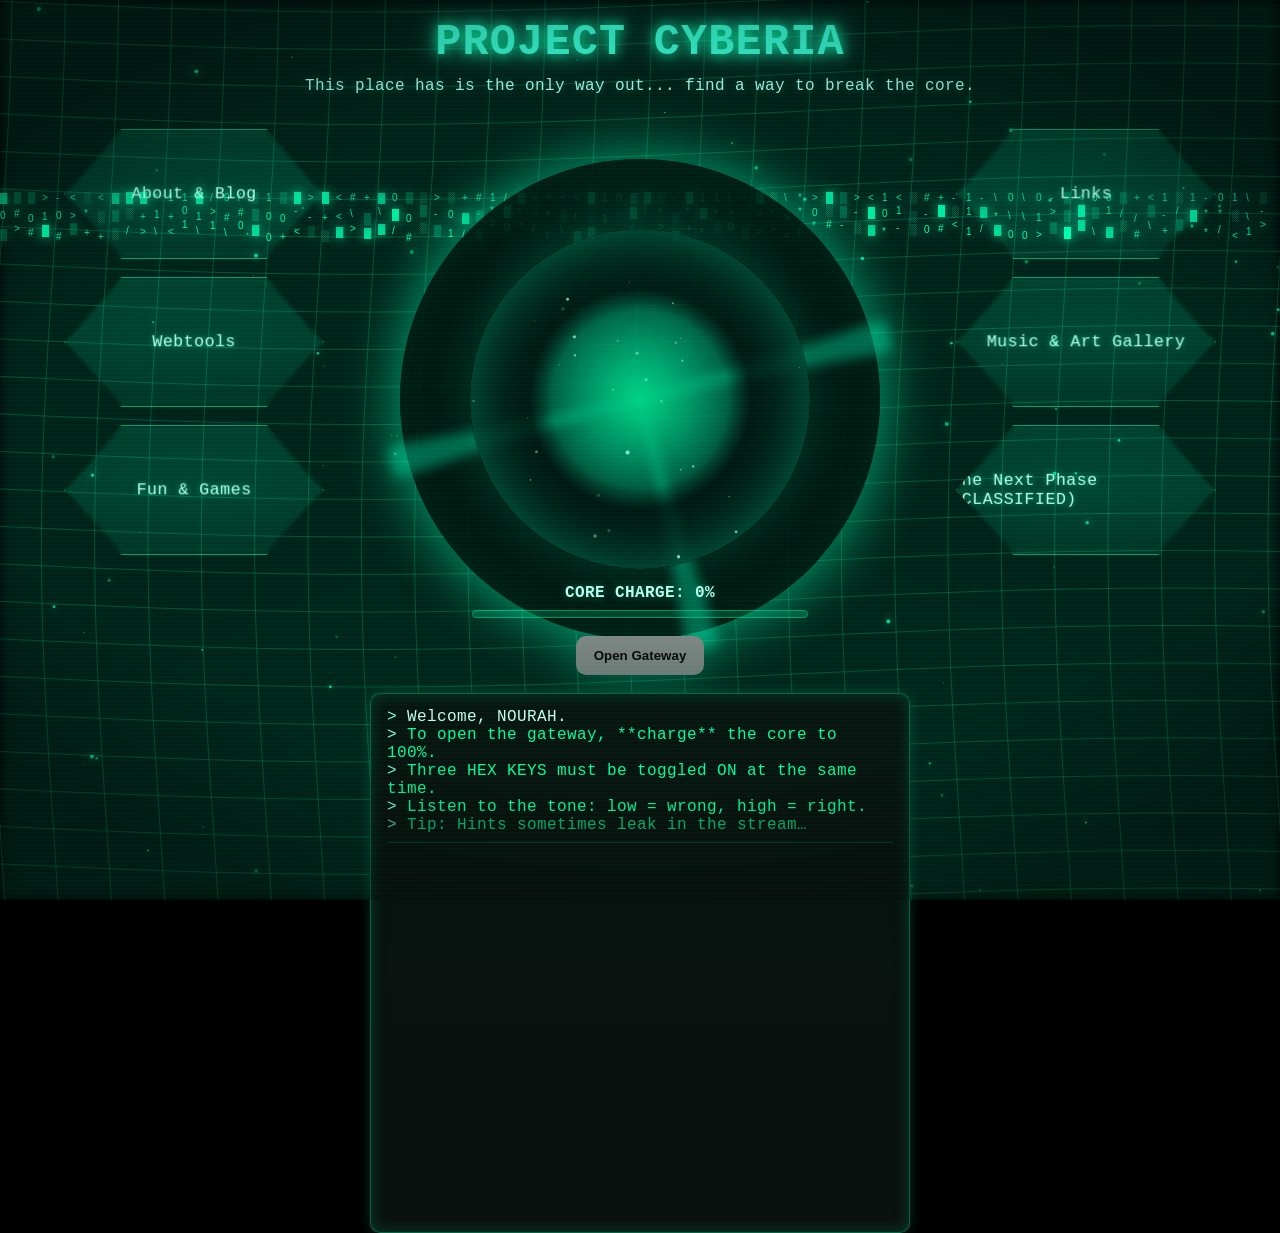
<file: site/treasure2.html>
<!DOCTYPE html>
<html lang="en">
<head>
<meta charset="utf-8">
<meta name="viewport" content="width=device-width, initial-scale=1" />
<title>💻 Treasure Heart #2 — Project CYBERIA</title>
<style>
  :root{
    --neon:#00ff9c;
    --neon2:#39ffd7;
    --glow:#00ffa6;
    --ink:#02150e;
    --panel1:#07140f;
    --panel2:#0a110f;
    --accent:#7afcff;
    --warn:#ffde59;
  }
  *{box-sizing:border-box}
  html,body{height:100%}
  body{
    margin:0; overflow:hidden; background:radial-gradient(1200px 900px at 50% 120%, #03120d 0%, #010705 40%, #000 70%);
    color:var(--neon);
    font-family:"Courier New", ui-monospace, Menlo, Consolas, monospace;
    letter-spacing:.4px;
    transition:filter .25s ease, transform .25s ease;
  }

  /* ===== GLOBAL OVERLAYS: CRT + VIGNETTE ===== */
  .fx::before,.fx::after{
    content:""; position:fixed; inset:0; z-index:40; pointer-events:none;
  }
  .fx::before{
    background:repeating-linear-gradient(to bottom, rgba(0,255,170,.06) 0 2px, transparent 2px 4px);
    animation:scan 3.4s linear infinite; mix-blend-mode:screen; opacity:.35;
  }
  .fx::after{
    background:
      radial-gradient(120% 160% at 50% -10%, transparent 60%, rgba(0,0,0,.28) 72% 100%),
      radial-gradient(120% 160% at 50% 110%, transparent 60%, rgba(0,0,0,.32) 72% 100%);
    mix-blend-mode:multiply;
  }
  @keyframes scan{0%{background-position-y:0}100%{background-position-y:4px}}

  /* ===== CANVASES (STACKED) ===== */
  #grid,#rain,#dots{
    position:fixed; inset:0; z-index:-3;
    display:block;
  }
  #rain{z-index:-2}
  #dots{z-index:-1}

  /* ===== HEADER ===== */
  header{
    text-align:center; margin:18px 0 10px;
    color:var(--neon2);
    text-shadow:0 0 12px var(--glow), 0 0 26px var(--neon2);
    font-weight:800; font-size:clamp(20px,3.4vw,44px);
    letter-spacing:1.2px;
  }
  .sub{
    text-align:center; margin:0 12px 24px; color:#aaffef;
    text-shadow:0 0 10px rgba(58,255,200,.35);
    font-size:clamp(12px,1.5vw,16px);
  }

  /* ===== LAYOUT ===== */
  .wrap{
    width:min(1200px,95vw);
    margin:0 auto; display:grid;
    grid-template-columns: 1fr 540px 1fr;
    gap:22px; align-items:start;
    position:relative; z-index:1;
  }

  /* ===== HEX MENU ===== */
  .stack{
    display:flex; flex-direction:column; gap:18px; padding:10px;
  }
  .hex{
    position:relative;
    width:260px; height:130px; margin:0 auto;
    clip-path:polygon(22% 0%, 78% 0%, 100% 50%, 78% 100%, 22% 100%, 0% 50%);
    background:linear-gradient(180deg, rgba(0,255,170,.08), rgba(0,255,170,.03));
    border:1.6px solid rgba(0,255,170,.55);
    box-shadow:0 0 22px rgba(0,255,170,.25), inset 0 0 12px rgba(0,255,170,.12);
    display:flex; align-items:center; justify-content:center;
    color:#bffff1; text-shadow:0 0 6px rgba(0,255,170,.6);
    cursor:pointer; user-select:none;
    perspective:700px; transform-style:preserve-3d;
    transition:filter .15s ease, box-shadow .15s ease, transform .15s ease;
  }
  .hex:hover{ filter:brightness(1.25); box-shadow:0 0 28px rgba(0,255,170,.35), inset 0 0 16px rgba(0,255,170,.18) }
  .hex span{ transform:translateZ(30px) }
  .hex::before{
    content:""; position:absolute; inset:2px; border-radius:6px;
    clip-path:inherit; background:radial-gradient(650px 220px at var(--mx,50%) var(--my,50%), rgba(0,255,200,.16), transparent 55%);
    transition:opacity .2s ease; opacity:.7;
  }
  .hex.active{
    border-color:#b6ffe9; box-shadow:0 0 36px rgba(0,255,190,.6), inset 0 0 20px rgba(0,255,170,.2);
    background:linear-gradient(180deg, rgba(0,255,170,.16), rgba(0,255,170,.08));
  }
  .keytag{ position:absolute; right:10px; bottom:8px; font-size:12px; opacity:.7 }

  /* ===== PORTAL CORE ===== */
  .core{
    position:relative; height:560px; margin:0 auto; display:grid; place-items:center;
  }
  .ring{
    width:480px; height:480px; border-radius:50%;
    background:radial-gradient(60% 70% at 50% 40%, rgba(0,0,0,.55), rgba(0,0,0,.85) 60%),
               radial-gradient(closest-side, rgba(0,255,200,.16), transparent 70%);
    box-shadow:0 0 60px rgba(0,255,170,.35), inset 0 0 60px rgba(0,255,170,.16);
    filter:drop-shadow(0 0 24px rgba(0,255,190,.35));
    position:relative; display:grid; place-items:center;
  }
  .ring::before{
    content:""; position:absolute; inset:-18px;
    border-radius:50%;
    background:
      conic-gradient(from 0deg, rgba(0,255,140,0) 0 20%, rgba(0,255,190,.35) 20% 22%, rgba(0,255,140,0) 22% 45%, rgba(0,255,190,.35) 45% 47%, rgba(0,255,140,0) 47% 70%, rgba(0,255,190,.35) 70% 72%, rgba(0,255,140,0) 72% 100%);
    animation:spin 9s linear infinite;
    filter:blur(6px);
  }
  @keyframes spin{to{transform:rotate(360deg)}}

  .portal{
    width:340px; height:340px; border-radius:50%;
    background:
      radial-gradient(closest-side, rgba(0,255,190,.25), rgba(0,130,110,.18) 52%, rgba(0,0,0,.82) 65%),
      radial-gradient(closest-side, rgba(0,255,150,.65), transparent 70%);
    box-shadow:inset 0 0 70px rgba(0,255,190,.45), 0 0 80px rgba(0,255,170,.22);
    overflow:hidden; position:relative;
  }
  .pulse{
    position:absolute; inset:-30%; border-radius:50%;
    background:radial-gradient(closest-side, rgba(0,255,170,.16), transparent 70%);
    animation:pulse 3.8s ease-in-out infinite;
  }
  @keyframes pulse{0%,100%{transform:scale(1); opacity:.4}50%{transform:scale(1.08); opacity:.8}}

  .status{
    position:absolute; bottom:-36px; width:100%; text-align:center; font-weight:700;
    color:#b7ffee; text-shadow:0 0 10px rgba(0,255,190,.35);
  }
  .bar{
    height:8px; width:70%; margin:8px auto 0; border:1px solid rgba(0,255,170,.5); border-radius:999px;
    box-shadow:0 0 16px rgba(0,255,170,.25) inset; overflow:hidden;
  }
  .fill{
    height:100%; width:0%; background:linear-gradient(90deg, var(--neon), var(--neon2));
    box-shadow:0 0 16px rgba(0,255,170,.8);
    transition:width .4s cubic-bezier(.17,.67,.32,1.2);
  }
  .open .portal{
    background:
      radial-gradient(closest-side, rgba(0,255,190,.75), rgba(0,155,140,.42) 58%, rgba(0,0,0,.55) 75%),
      radial-gradient(closest-side, rgba(0,255,190,.9), transparent 70%);
    box-shadow:inset 0 0 90px rgba(0,255,190,.65), 0 0 110px rgba(0,255,170,.45);
  }
  .cta{
    margin-top:18px; display:flex; justify-content:center;
  }
  .btn{
    appearance:none; border:none; border-radius:10px; padding:12px 18px; font-weight:900;
    color:#04110c; background:linear-gradient(180deg,#66ffd8,#14ffab);
    box-shadow:0 0 22px rgba(0,255,170,.6); cursor:pointer; transform:translateZ(0);
  }
  .btn[disabled]{ filter:grayscale(.9) brightness(.6); cursor:not-allowed; box-shadow:none }

  /* ===== RIGHT HINT STREAM ===== */
  .console{
    margin-top:10px; padding:14px 16px; background:linear-gradient(180deg,var(--panel1),var(--panel2));
    border:1px solid rgba(0,255,170,.35); border-radius:10px;
    box-shadow:0 0 16px rgba(0,255,170,.18) inset, 0 0 14px rgba(0,255,170,.18);
    height:540px; overflow:auto; scrollbar-width:none;
  }
  .hint{ color:#c4ffee }
  .log{ color:#8affd7 }
  .console .line::before{ content:"> "; color:#7bffd0 }
  .muted{ opacity:.7 }

  /* ===== EASTER EGGS ===== */
  .cat{
    position:fixed; bottom:18px; left:-220px; width:180px; z-index:60; pointer-events:none;
    animation:catwalk 12s linear forwards;
    filter:drop-shadow(0 0 12px rgba(255,201,140,.6));
  }
  @keyframes catwalk{ from{left:-220px} to{left:110%} }

  /* ===== CUTSCENE OVERLAYS ===== */
  #whiteout{
    position:fixed; inset:0; background:#fff; opacity:0; pointer-events:none; z-index:9997;
    transition:opacity .5s ease;
  }
  #shockwave{
    position:fixed; left:50%; top:50%; width:40px; height:40px; border-radius:50%;
    transform:translate(-50%,-50%) scale(0.2);
    box-shadow:0 0 0 2px rgba(255,255,255,.9), 0 0 40px 8px rgba(255,255,255,.7), inset 0 0 32px rgba(255,255,255,.8);
    mix-blend-mode:screen; opacity:0; z-index:9998;
  }
  #debris, #warp{
    position:fixed; inset:0; pointer-events:none; z-index:9996;
  }
  .shake{ animation:shake .7s cubic-bezier(.36,.07,.19,.97) 1 both }
  @keyframes shake{
    10%,90%{ transform:translate3d(-1px,0,0) }
    20%,80%{ transform:translate3d(2px,0,0) }
    30%,50%,70%{ transform:translate3d(-4px,0,0) }
    40%,60%{ transform:translate3d(4px,0,0) }
  }
  .aberrate{ filter:contrast(1.2) saturate(1.2) drop-shadow(0 0 18px rgba(255,255,255,.2)); }
  .implode{ transform:scale(.92); filter:blur(1px) saturate(1.1) }
  .suck   { transform:scale(.6); filter:blur(3px) saturate(1.3) }
  .tunnel { transform:scale(.4); filter:blur(6px) saturate(1.4) }

  /* ===== RESPONSIVE ===== */
  @media (max-width:1020px){
    .wrap{ grid-template-columns:1fr; }
    .stack{ order:2; flex-direction:row; flex-wrap:wrap; justify-content:center }
    .core{ order:1 }
    .console{ order:3; height:300px }
  }
</style>
</head>
<body class="fx">

<!-- VFX layers -->
<canvas id="grid"></canvas>
<canvas id="rain"></canvas>
<canvas id="dots"></canvas>

<!-- CUTSCENE layers -->
<div id="whiteout"></div>
<div id="shockwave"></div>
<canvas id="debris"></canvas>
<canvas id="warp"></canvas>

<header>PROJECT CYBERIA</header>
<p class="sub">This place has is the only way out... find a way to break the core.</p>

<div class="wrap" id="sceneRoot">

  <!-- Left hex stack -->
  <div class="stack" id="left">
    <div class="hex" data-key="ABOUT"><span>About & Blog</span><div class="keytag">K-A</div></div>
    <div class="hex" data-key="TOOLS"><span>Webtools</span><div class="keytag">K-B</div></div>
    <div class="hex" data-key="FUN"><span>Fun & Games</span><div class="keytag">K-C</div></div>
  </div>

  <!-- Core portal -->
  <div class="core">
    <div class="ring" id="ring">
      <div class="portal" id="portal">
        <div class="pulse"></div>
        <!-- internal twinkle canvas -->
        <canvas id="coreStars" width="340" height="340" style="position:absolute;inset:0;border-radius:50%"></canvas>
      </div>
      <div class="status">
        <div id="statusText">CORE CHARGE: <span id="pct">0%</span></div>
        <div class="bar"><div class="fill" id="fill"></div></div>
        <div class="cta"><button id="openBtn" class="btn" disabled>Open Gateway</button></div>
      </div>
    </div>
  </div>

  <!-- Right hex stack + hint console -->
  <div class="stack" id="right">
    <div class="hex" data-key="LINKS"><span>Links</span><div class="keytag">K-D</div></div>
    <div class="hex" data-key="MUSIC"><span>Music & Art Gallery</span><div class="keytag">K-E</div></div>
    <div class="hex" data-key="NEXT"><span>The Next Phase (CLASSIFIED)</span><div class="keytag">K-F</div></div>
  </div>
</div>

<div class="wrap" style="margin-top:4px">
  <div></div>
  <div class="console" id="console">
    <div class="line hint">Welcome, NOURAH.</div>
    <div class="line">To open the gateway, **charge** the core to 100%.</div>
    <div class="line">Three HEX KEYS must be toggled ON at the same time.</div>
    <div class="line">Listen to the tone: low = wrong, high = right.</div>
    <div class="line muted">Tip: Hints sometimes leak in the stream…</div>
    <hr style="border:none;border-top:1px solid rgba(0,255,170,.2);margin:8px 0">
  </div>
  <div></div>
</div>

<!-- Audio (tiny inline tones via WebAudio in JS; these tags are placeholders to keep DOM references) -->
<audio id="blipHi" preload="auto"></audio>
<audio id="blipLo" preload="auto"></audio>
<audio id="meow" preload="auto"></audio>

<script>
/* =========================
   LAYER 1: WARP GRID
   ========================= */
const gcv = document.getElementById('grid'), gtx = gcv.getContext('2d');
let GW, GH;
function gsize(){ GW=gcv.width=innerWidth; GH=gcv.height=innerHeight; }
addEventListener('resize', gsize); gsize();
let t0 = 0;
function drawGrid(){
  t0+=0.003;
  gtx.clearRect(0,0,GW,GH);
  gtx.strokeStyle="rgba(0,255,170,.28)";
  gtx.lineWidth=1;
  const rows=24, cols=24;
  for(let i=0;i<=rows;i++){
    gtx.beginPath();
    for(let j=0;j<=cols;j++){
      const x = j/cols*GW;
      const y = i/rows*GH;
      const dy = Math.sin((j/cols*5)+t0)*12;
      if(j===0) gtx.moveTo(x, y+dy);
      else gtx.lineTo(x, y+dy);
    }
    gtx.stroke();
  }
  for(let j=0;j<=cols;j++){
    gtx.beginPath();
    for(let i=0;i<=rows;i++){
      const x = j/cols*GW;
      const y = i/rows*GH;
      const dx = Math.cos((i/rows*5)+t0)*12;
      if(i===0) gtx.moveTo(x+dx, y);
      else gtx.lineTo(x+dx, y);
    }
    gtx.stroke();
  }
  requestAnimationFrame(drawGrid);
}
drawGrid();

/* =========================
   LAYER 2: MATRIX RAIN
   ========================= */
const rcv = document.getElementById('rain'), rtx = rcv.getContext('2d');
let RW, RH, cols, drops;
const glyphs = "01█▓▒░<>/\\-+*#";
function rsize(){ RW=rcv.width=innerWidth; RH=rcv.height=innerHeight; cols=Math.floor(RW/14); drops=Array(cols).fill( Math.random()*RH/14 ); }
addEventListener('resize', rsize); rsize();
function rain(){
  rtx.fillStyle="rgba(0,0,0,0.08)";
  rtx.fillRect(0,0,RW,RH);
  rtx.fillStyle="#00ffb0";
  rtx.shadowBlur=12; rtx.shadowColor="#00ffb0";
  drops.forEach((y,i)=>{
    const txt = glyphs[Math.floor(Math.random()*glyphs.length)];
    rtx.fillText(txt, i*14, y*14);
    if(y*14 > RH && Math.random()>.975) drops[i]=0;
    drops[i] = y + (0.9 + Math.random()*0.6);
  });
  requestAnimationFrame(rain);
}
rain();

/* =========================
   LAYER 3: GLOW DOTS
   ========================= */
const dcv = document.getElementById('dots'), dtx = dcv.getContext('2d');
let DW,DH, dots=[];
function dsize(){ DW=dcv.width=innerWidth; DH=dcv.height=innerHeight;
  dots = Array.from({length:90}, ()=>({x:Math.random()*DW,y:Math.random()*DH,r:Math.random()*1.5+0.6,v:(Math.random()*0.8+0.2)}));
}
addEventListener('resize', dsize); dsize();
function dotsDraw(){
  dtx.clearRect(0,0,DW,DH);
  for(const p of dots){
    dtx.fillStyle="rgba(0,255,170,"+(0.25+Math.random()*0.55)+")";
    dtx.shadowBlur=10; dtx.shadowColor="#22ffcc";
    dtx.beginPath(); dtx.arc(p.x,p.y,p.r,0,6.283); dtx.fill();
    p.y += p.v; if(p.y>DH) { p.y=-10; p.x=Math.random()*DW; }
  }
  requestAnimationFrame(dotsDraw);
}
dotsDraw();

/* =========================
   CORE STARFIELD
   ========================= */
const scv = document.getElementById('coreStars'), stx = scv.getContext('2d');
function coreTwinkle(){
  stx.clearRect(0,0,scv.width,scv.height);
  for(let i=0;i<45;i++){
    const x=Math.random()*scv.width, y=Math.random()*scv.height, r=Math.random()*1.8+.3;
    stx.fillStyle="rgba(170,255,230,"+(Math.random()*0.8)+")";
    stx.beginPath(); stx.arc(x,y,r,0,6.283); stx.fill();
  }
  setTimeout(coreTwinkle, 400);
}
coreTwinkle();

/* =========================
   HEX INTERACTION / PUZZLE
   ========================= */
const consoleEl = document.getElementById('console');
function log(msg, cls="log"){
  const d=document.createElement('div'); d.className="line "+cls; d.textContent=msg; consoleEl.appendChild(d);
  consoleEl.scrollTop = consoleEl.scrollHeight;
}

/* tones with WebAudio */
const AC = new (window.AudioContext||window.webkitAudioContext)();
function tone(freq,dur=0.12,gain=0.08,type='sine'){
  const o=AC.createOscillator(), g=AC.createGain();
  o.type=type; o.frequency.value=freq; o.connect(g); g.connect(AC.destination);
  g.gain.value=0.0001; const t=AC.currentTime;
  g.gain.exponentialRampToValueAtTime(gain, t+.01);
  g.gain.exponentialRampToValueAtTime(0.0001, t+dur);
  o.start(); o.stop(t+dur+.02);
}

const correct = new Set(["TOOLS","FUN","MUSIC"]); // the 3 keys to charge the core
const active = new Set();
const fillEl = document.getElementById('fill');
const pctEl = document.getElementById('pct');
const core = document.getElementById('ring');
const openBtn = document.getElementById('openBtn');

document.querySelectorAll('.hex').forEach(h=>{
  h.addEventListener('mousemove',e=>{
    const r=h.getBoundingClientRect();
    h.style.setProperty('--mx', ((e.clientX-r.left)/r.width*100)+'%');
    h.style.setProperty('--my', ((e.clientY-r.top)/r.height*100)+'%');
  });
  h.addEventListener('click', ()=>{
    const key=h.dataset.key;
    if(active.has(key)){ active.delete(key); h.classList.remove('active'); tone(220,0.1,0.06,'triangle'); log(`Key ${key} ➜ OFF`,"muted"); }
    else{ active.add(key); h.classList.add('active'); tone(880,0.12,0.07,'sawtooth'); log(`Key ${key} ➜ ON`); }
    updateCharge();
  });
});

function updateCharge(){
  // charge is % of correct keys that are active simultaneously
  let match = 0;
  correct.forEach(k=>{ if(active.has(k)) match++; });
  const extraPenalty = [...active].filter(k=>!correct.has(k)).length * 10;
  const pct = Math.max(0, Math.min(100, match*33 + (match===3?1:0) - extraPenalty)); // 0..100
  fillEl.style.width = pct+"%";
  pctEl.textContent = Math.round(pct)+"%";
  if(pct>=100){
    core.classList.add('open');
    openBtn.disabled = false;
    log("CORE CHARGED. Gateway ready.", "hint");
  }else{
    core.classList.remove('open');
    openBtn.disabled = true;
  }
}

/* =========================
   CUTSCENE: EXPLOSION -> SHOCKWAVE -> SUCK-IN -> WARP
   ========================= */
const scene = document.getElementById('sceneRoot');
const whiteout = document.getElementById('whiteout');
const shockwave = document.getElementById('shockwave');
const debris = document.getElementById('debris'), dtx2 = debris.getContext('2d');
const warp = document.getElementById('warp'), wtx = warp.getContext('2d');

openBtn.addEventListener('click', ()=>{
  if(openBtn.disabled) return;
  log(">> Opening gateway…", "hint");
  localStorage.setItem('found_heart2','1');
  startFinalCutscene();
});

/* sound design */
function boom(){
  // layered boom + rumble
  const now=AC.currentTime;
  const o1=AC.createOscillator(), g1=AC.createGain();
  o1.type='sawtooth'; o1.frequency.setValueAtTime(50, now);
  g1.gain.setValueAtTime(0.0001, now); g1.gain.exponentialRampToValueAtTime(0.25, now+.03);
  g1.gain.exponentialRampToValueAtTime(0.0001, now+1.4);
  const f1=AC.createBiquadFilter(); f1.type='lowpass'; f1.frequency.setValueAtTime(600, now);
  o1.connect(f1); f1.connect(g1); g1.connect(AC.destination); o1.start(now); o1.stop(now+1.5);

  // pink-ish noise burst:
  const buffer=AC.createBuffer(1, AC.sampleRate*1.2, AC.sampleRate);
  const data=buffer.getChannelData(0);
  for(let i=0;i<data.length;i++){ data[i]=(Math.random()*2-1)*Math.exp(-i/(AC.sampleRate*0.25)); }
  const src=AC.createBufferSource(); src.buffer=buffer;
  const g2=AC.createGain(); g2.gain.value=.35;
  const f2=AC.createBiquadFilter(); f2.type='lowpass'; f2.frequency.value=1200;
  src.connect(f2); f2.connect(g2); g2.connect(AC.destination);
  src.start(now);
}

/* helpers */
function lerp(a,b,t){ return a+(b-a)*t; }

function startFinalCutscene(){
  // disable UI clicks
  document.querySelectorAll('button,.hex').forEach(el=> el.style.pointerEvents='none');

  // 1) flash + shake + aberration
  whiteout.style.opacity = 1; // flash instantly
  document.body.classList.add('aberrate');
  scene.classList.add('shake');
  boom();

  setTimeout(()=>{ whiteout.style.opacity = 0.0; }, 400);

  // 2) shockwave expand
  shockwave.style.opacity = 1;
  shockwave.animate([
    { transform:'translate(-50%,-50%) scale(0.2)', opacity:1 },
    { transform:'translate(-50%,-50%) scale(12)', opacity:0 }
  ], { duration:1200, easing:'cubic-bezier(.11,.59,.43,.99)' })
  .onfinish = ()=> shockwave.style.opacity = 0;

  // 3) debris burst then reverse (suck-in)
  debris.width = innerWidth; debris.height = innerHeight;
  const CX = innerWidth/2, CY = innerHeight/2;
  const shards = Array.from({length:280}, ()=>({
    x:CX, y:CY,
    vx:(Math.random()*2-1)* (6+Math.random()*8),
    vy:(Math.random()*2-1)* (6+Math.random()*8),
    r: Math.random()*2+0.8,
    life: 0
  }));
  let phase = 'out'; // 'out' -> 'in'
  const tStart = performance.now();
  function debrisLoop(now){
    const t = (now - tStart)/1000;
    dtx2.clearRect(0,0,debris.width,debris.height);
    dtx2.fillStyle='rgba(255,255,255,.9)';
    dtx2.shadowBlur=8; dtx2.shadowColor='#fff';
    shards.forEach(s=>{
      if(phase==='out'){ s.x += s.vx; s.y += s.vy; }
      else { // pull back
        s.x = lerp(s.x, CX, 0.14); s.y = lerp(s.y, CY, 0.14);
      }
      dtx2.beginPath(); dtx2.arc(s.x,s.y,s.r,0,6.283); dtx2.fill();
    });
    if(phase==='out' && t>0.6){ phase='in'; document.body.classList.add('implode'); }
    if(phase==='in' && t>1.6){ // start warp
      document.body.classList.remove('implode'); document.body.classList.add('suck');
      startWarpTunnel(()=>{ 
        window.location.href = "https://vxentino.neocities.org/treasure3?cutscene=true";
      });
      return; // stop debris loop; warp takes over
    }
    requestAnimationFrame(debrisLoop);
  }
  requestAnimationFrame(debrisLoop);
}

/* warp tunnel */
function startWarpTunnel(onDone){
  warp.width = innerWidth; warp.height = innerHeight;
  let a = 0;
  function loop(){
    a += 0.04;
    wtx.clearRect(0,0,warp.width,warp.height);
    const cx=warp.width/2, cy=warp.height/2;
    for(let i=0;i<24;i++){
      const r = (i+1)* (warp.height/28);
      wtx.beginPath();
      wtx.arc(cx, cy, r, 0, Math.PI*2);
      wtx.strokeStyle = `hsla(${160+i*4}, 100%, 60%, ${Math.max(0,.35 - i*0.012)})`;
      wtx.lineWidth = 4 + Math.sin(a+i*.5)*2;
      wtx.stroke();
    }
    // spiral arms
    for(let k=0;k<180;k+=6){
      const t = k/180 * Math.PI*2 + a*1.2;
      const R = 40 + k*3.4;
      wtx.fillStyle = 'rgba(200,255,240,.7)';
      wtx.beginPath();
      wtx.arc(cx + Math.cos(t)*R, cy + Math.sin(t)*R, 1.6, 0, 6.283);
      wtx.fill();
    }
    requestAnimationFrame(loop);
  }
  loop();

  // tunnel stage timings
  setTimeout(()=>{ document.body.classList.remove('suck'); document.body.classList.add('tunnel'); }, 150);
  setTimeout(()=>{ document.body.style.filter='blur(10px) brightness(1.3) saturate(1.4)'; }, 650);
  setTimeout(()=>{ document.body.style.filter='none'; }, 1300);
  // final delay then redirect
  setTimeout(()=> onDone && onDone(), 1600);
}

/* =========================
   EASTER EGGS
   - "nourah" => cat + meow (soft tone)
   - Konami code => rain burst
   ========================= */
addEventListener('keydown', (e)=>{
  // type-to-trigger "nourah"
  window.__typeBuffer = (window.__typeBuffer||"") + e.key.toLowerCase();
  if(window.__typeBuffer.length>12) window.__typeBuffer = window.__typeBuffer.slice(-12);
  if(window.__typeBuffer.includes("nourah")){
    window.__typeBuffer = "";
    spawnCat();
    log(">> Bimbim?? What's he doing here??","hint");
  }
  checkKonami(e);
});

function spawnCat(){
  const img = document.createElement('img');
  img.src = "cat2.gif"; // your ginger munchkin cat gif
  img.className="cat";
  document.body.appendChild(img);
  // meow as a sweet sine glide
  const t=AC.currentTime, o=AC.createOscillator(), g=AC.createGain();
  o.type='sine'; o.frequency.setValueAtTime(660, t);
  o.frequency.exponentialRampToValueAtTime(440, t+.25);
  g.gain.setValueAtTime(0.0001, t); g.gain.exponentialRampToValueAtTime(0.15, t+.02);
  g.gain.exponentialRampToValueAtTime(0.0001, t+.35);
  o.connect(g); g.connect(AC.destination); o.start(t); o.stop(t+.4);

  setTimeout(()=> img.remove(), 12000);
}

// Konami: ↑↑↓↓←→←→BA
const seq = ["ArrowUp","ArrowUp","ArrowDown","ArrowDown","ArrowLeft","ArrowRight","ArrowLeft","ArrowRight","b","a"];
let kpos=0;
function checkKonami(e){
  const key=e.key.length===1?e.key.toLowerCase():e.key;
  if(key===seq[kpos] || (e.key===seq[kpos])){
    kpos++; if(kpos===seq.length){ kpos=0; rainBurst(); log("Konami override acknowledged.","hint"); }
  }else kpos = 0;
}
function rainBurst(){
  // dramatic matrix burst
  for(let i=0;i<18;i++){ if(typeof drops!=='undefined') drops[i] = 0; }
}

/* =========================
   INITIAL HINT
   ========================= */
setTimeout(()=> log("signal leak: K-B, K-C, K-E look… promising.", "hint"), 2400);
</script>
</body>
</html>
</file>
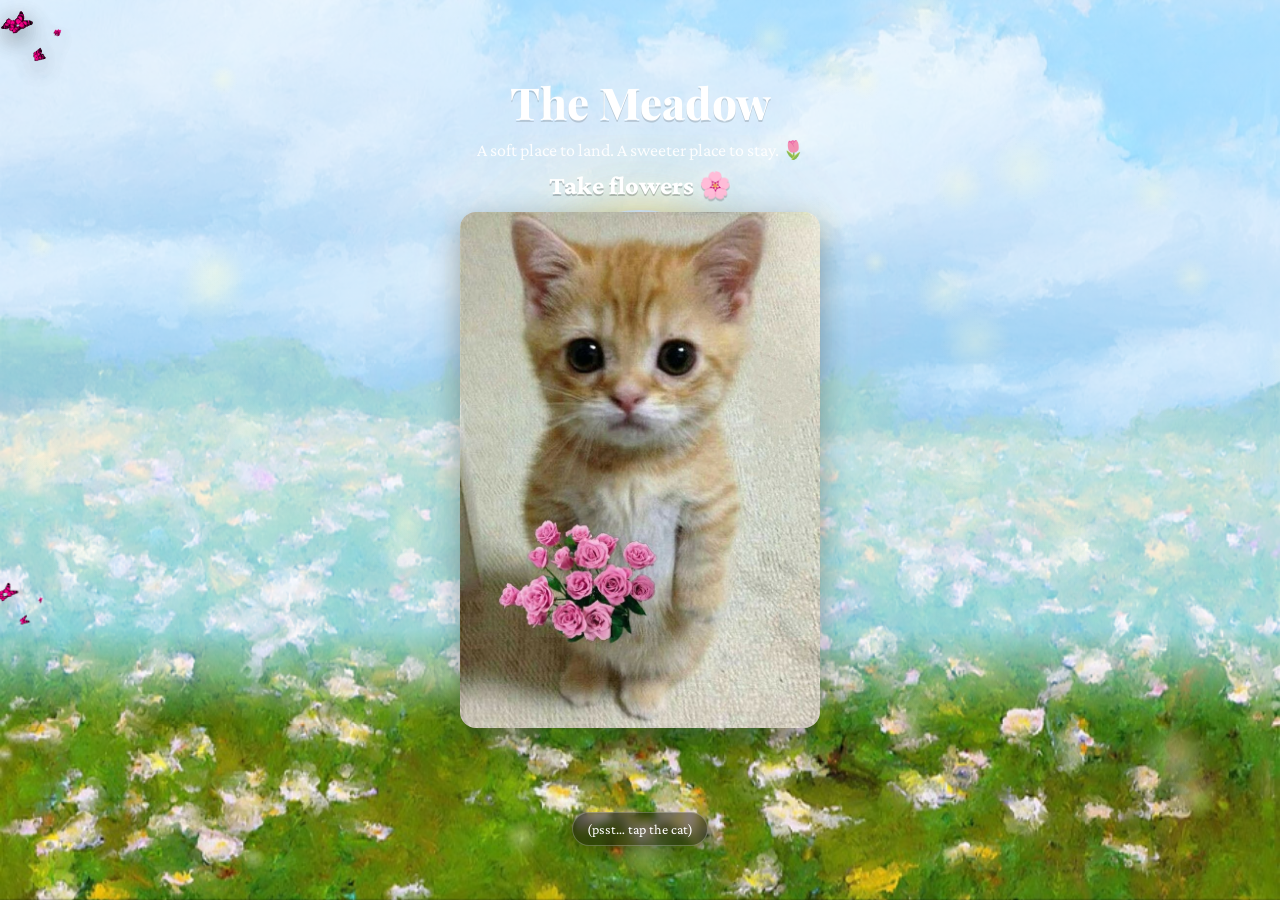
<file: site/treasure3.html>
<!DOCTYPE html>
<html lang="en">
<head>
<meta charset="utf-8" />
<meta name="viewport" content="width=device-width, initial-scale=1" />
<title>🌸 Treasure Heart #3 — The Meadow & The Cat</title>
<link href="https://fonts.googleapis.com/css2?family=Playfair+Display:wght@600;800&family=Crimson+Pro:wght@400;600&display=swap" rel="stylesheet">
<style>
:root{
  --sky1:#bfe6ff; --sky2:#97d7ff; --sky3:#69bdf6;
  --glow:rgba(255,255,220,.9);
  --gold:#ffd86f; --ink:#0e0e0e; --white:#fff;
  --petal:#ff9bc0;
}

/* Reset */
*{box-sizing:border-box}
html,body{height:100%}
body{
  margin:0; overflow:hidden; color:#fff;
  font-family:"Crimson Pro", serif;
  background:#000;
}

/* =========================================================================
   LAYERS
   ========================================================================= */

/* Background image you provided */
.bg{
  position:fixed; inset:0; z-index:0;
  background:url('background.jpg') center/cover no-repeat;
  transform:translateZ(0);
}

/* Sky gradient overlay for sunrise color harmony */
.sky{
  position:fixed; inset:0; z-index:1; pointer-events:none;
  background:linear-gradient(to bottom, var(--sky1), var(--sky2) 45%, var(--sky3) 70%, rgba(0,0,0,.1) 80%, rgba(0,0,0,.4));
  mix-blend-mode:screen; opacity:.85;
}

/* Film grain */
.grain{
  position:fixed; inset:-50%; z-index:5; pointer-events:none; opacity:.06;
  background-image:
    radial-gradient(rgba(255,255,255,.15) 1px, transparent 1px),
    radial-gradient(rgba(0,0,0,.08) 1px, transparent 1px);
  background-position:0 0, 9px 9px;
  background-size:18px 18px;
  animation:grain 7s linear infinite;
}
@keyframes grain{ to{ transform:translate(9px,9px) } }

/* Vignette */
.vignette{
  position:fixed; inset:0; z-index:20; pointer-events:none;
  background:radial-gradient(120% 120% at 50% 35%, transparent 65%, rgba(0,0,0,.28) 100%);
}

/* Rising sun with subtle lens bloom */
.sun{
  --s: 240px;
  position:fixed; left:50%; bottom:-160px; z-index:2;
  width:var(--s); height:var(--s); transform:translateX(-50%) scale(.5);
  border-radius:50%;
  background:
    radial-gradient(circle at 50% 50%, #ffd75f 0 40%, rgba(255,192,90,.3) 55%, rgba(255,192,90,0) 70%),
    radial-gradient(circle at 50% 50%, rgba(255,255,255,.8) 0 10%, rgba(255,255,255,0) 60%);
  filter:saturate(115%) contrast(105%);
  box-shadow:0 0 40px rgba(255,220,120,.6), 0 0 120px rgba(255,220,120,.26), 0 0 220px rgba(255,220,120,.16);
  animation:rise 9s cubic-bezier(.15,.65,.26,1) forwards, shimmer 7s ease-in-out infinite;
}
@keyframes rise{ to{ bottom:50%; transform:translateX(-50%) scale(1) } }
@keyframes shimmer{
  0%,100%{ filter:drop-shadow(0 0 34px rgba(255,220,120,.5)) saturate(110%) }
  50%{ filter:drop-shadow(0 0 64px rgba(255,220,120,.75)) saturate(125%) hue-rotate(8deg) }
}

/* Bokeh particles (canvas sits behind content) */
#bokeh{ position:fixed; inset:0; z-index:3; pointer-events:none; }

/* Petal drift layer */
.petal{
  position:fixed; top:-40px; z-index:4; width:26px; height:22px;
  background:
    radial-gradient(circle at 70% 30%, #fff 0 18%, rgba(255,255,255,.6) 19% 30%, var(--petal) 31% 100%);
  border-radius:60% 40% 60% 30%/70% 40% 60% 30%;
  opacity:.9; pointer-events:none;
  filter:blur(.1px);
  animation:fall var(--t,9s) linear forwards;
}
@keyframes fall{
  to{ transform:translate(var(--dx, 12vw), 110vh) rotate(540deg); opacity:0 }
}

/* Butterflies (animated with JS paths) */
.butterfly{
  position:fixed; z-index:6; width:64px; height:64px;
  background:url('butterfly.gif') center/contain no-repeat;
  pointer-events:none; filter:drop-shadow(0 6px 10px rgba(0,0,0,.2)) saturate(115%);
  opacity:0;
  animation:bfFade .8s ease forwards;
}
@keyframes bfFade{ to{ opacity:1 } }

/* Content wrap (cat + text + button) */
.wrap{
  position:fixed; inset:0; z-index:10; display:grid; place-items:center;
  padding:24px;
}
.panel{
  text-align:center; max-width:min(92vw, 700px);
}
.title{
  margin:0 0 8px; font-family:"Playfair Display", serif; font-weight:800;
  font-size:clamp(20px,3.6vw,44px);
  text-shadow:0 2px 0 rgba(0,0,0,.15), 0 0 18px rgba(255,255,255,.25);
}
.subtitle{
  margin:0 0 10px; opacity:.9; font-size:clamp(12px,1.6vw,18px)
}
.label{
  font-size:clamp(16px,2.2vw,26px); font-weight:800; margin:4px 0 12px;
  text-shadow:0 2px 0 rgba(0,0,0,.2), 0 0 14px rgba(255,255,255,.25);
  animation:glow 2.2s ease-in-out infinite alternate;
}
@keyframes glow{ from{ text-shadow:0 0 10px #ff6fa9 } to{ text-shadow:0 0 22px #ff3d98 } }

.cat{
  width:min(52vw, 360px); height:auto; cursor:pointer; user-select:none;
  border-radius:16px; backdrop-filter:blur(0.2px);
  transform:translateZ(0);
  box-shadow:0 10px 30px rgba(0,0,0,.32), 0 0 20px rgba(255,255,255,.12);
  transition:transform .18s ease, filter .18s ease, box-shadow .18s ease;
}
.cat:hover{ transform:translateY(-2px) scale(1.02); filter:saturate(112%) }

.msg{
  margin-top:12px; min-height:28px; font-size:clamp(14px,1.9vw,20px);
  opacity:.95
}

/* Continue button */
.btn{
  margin-top:18px; padding:12px 20px; border-radius:12px; border:0; cursor:pointer;
  font-weight:800; letter-spacing:.3px; color:#3a2a00;
  background:linear-gradient(180deg, #ffd66e, #ffb54f);
  box-shadow:0 10px 24px rgba(0,0,0,.25), 0 0 24px rgba(255,211,100,.45);
  transform:translateZ(0); opacity:0; pointer-events:none;
  transition:opacity .5s ease, transform .15s ease;
}
.btn:hover{ transform:translateY(-2px) scale(1.02) }

/* Night-sky cutscene overlay (after easter egg) */
.night{
  position:fixed; inset:0; z-index:30; display:none; pointer-events:none;
  background:radial-gradient(160% 120% at 50% 20%, #0d1230 0%, #050716 60%, #000 100%);
}
#stars, #constellation{ position:absolute; inset:0 }
.moon{
  position:absolute; width:200px; height:200px; right:-240px; top:10%;
  border-radius:50%;
  background:
    radial-gradient(circle at 40% 38%, #fff 0 25%, #eaeff9 26% 60%, #d4dbef 61% 100%);
  box-shadow:0 0 24px rgba(200,220,255,.6), 0 0 100px rgba(200,220,255,.25);
  filter:saturate(110%);
}
.nightQuote{
  position:absolute; bottom:10%; width:100%; text-align:center; z-index:2;
  font-family:"Playfair Display", serif; font-weight:800; letter-spacing:.4px;
  text-shadow:0 2px 0 rgba(0,0,0,.35), 0 0 18px rgba(255,255,255,.25);
  opacity:0; transition:opacity 800ms ease;
  font-size:clamp(18px,3.2vw,36px);
}

/* Reduced motion */
@media (prefers-reduced-motion:reduce){
  .sun{ animation:none; bottom:50%; transform:translateX(-50%) scale(1) }
  .petal, .butterfly{ animation:none }
}

/* Tooltip for mobile tap hint */
.hint{
  position:fixed; left:50%; bottom:6%; transform:translateX(-50%);
  background:rgba(0,0,0,.45); border:1px solid rgba(255,255,255,.25);
  padding:8px 14px; border-radius:999px; font-size:14px; z-index:22;
  box-shadow:0 6px 18px rgba(0,0,0,.35);
  backdrop-filter:blur(4px);
}
</style>
</head>
<body>

<!-- LAYERS -->
<div class="bg" aria-hidden="true"></div>
<div class="sky" aria-hidden="true"></div>
<canvas id="bokeh" aria-hidden="true"></canvas>
<div class="sun" aria-hidden="true"></div>
<div class="grain" aria-hidden="true"></div>
<div class="vignette" aria-hidden="true"></div>

<!-- CONTENT -->
<div class="wrap">
  <div class="panel">
    <h1 class="title">The Meadow</h1>
    <p class="subtitle">A soft place to land. A sweeter place to stay. 🌷</p>
    <div id="takeLbl" class="label">Take flowers 🌸</div>

    <!-- Cat image toggles on click -->
    <img id="cat" class="cat" src="catflower.jpg" alt="Cat offering flowers" />

    <div id="msg" class="msg"></div>
    <button id="nextBtn" class="btn" onclick="goNext()">Continue →</button>
  </div>
</div>

<!-- HINT for mobile -->
<div class="hint" id="hint">(psst… tap the cat)</div>

<!-- AUDIO (your GitHub file) -->
<audio id="meow" preload="auto" src="https://raw.githubusercontent.com/EricValentino/kittymeow/main/short-meow-kitten-230900.mp3"></audio>

<!-- NIGHT CUTSCENE (EASTER EGG: STARGAZER8000) -->
<div id="night" class="night">
  <canvas id="stars"></canvas>
  <canvas id="constellation"></canvas>
  <div id="moon" class="moon"></div>
  <div id="loveQuote" class="nightQuote">To the moon and back, and further still.</div>
</div>

<script>
/* =========================================================
   QUICK CONFIG
   ========================================================= */
const BUTTERFLY_URL = 'butterfly.gif'; // replace with your own if you want
const FLOWER_TAKE_TEXT = "The meadow gave you its flowers!  💕";

/* =========================================================
   PETALS
   ========================================================= */
function spawnPetal(){
  const p = document.createElement('div');
  p.className='petal';
  p.style.left = (Math.random()*100) + 'vw';
  p.style.setProperty('--dx', (Math.random()>.5?1:-1) * (6+Math.random()*12) + 'vw');
  const t = 8 + Math.random()*6;
  p.style.setProperty('--t', t+'s');
  document.body.appendChild(p);
  setTimeout(()=> p.remove(), t*1000 + 800);
}
setInterval(spawnPetal, 420);

/* =========================================================
   BOKEH PARTICLES (CANVAS)
   ========================================================= */
const bcv = document.getElementById('bokeh'), btx = bcv.getContext('2d');
let BW, BH, circles=[];
function bSize(){ BW=bcv.width=innerWidth; BH=bcv.height=innerHeight; makeBokeh(); }
function makeBokeh(){
  circles = Array.from({length: 40}, _=>({
    x: Math.random()*BW, y: Math.random()*BH,
    r: 10+Math.random()*28, v: .2+Math.random()*0.6, a: Math.random()*Math.PI*2, p: Math.random()*0.8 + 0.2
  }));
}
addEventListener('resize', bSize); bSize();
function bokehFrame(){
  btx.clearRect(0,0,BW,BH);
  circles.forEach(c=>{
    c.y -= c.v*c.p; c.x += Math.sin(c.a+=0.008)*0.5;
    if(c.y < -40) { c.y = BH+40; c.x = Math.random()*BW; }
    const g = btx.createRadialGradient(c.x,c.y,1, c.x,c.y,c.r);
    g.addColorStop(0, 'rgba(255,255,220,0.35)');
    g.addColorStop(1, 'rgba(255,255,220,0)');
    btx.fillStyle=g; btx.beginPath(); btx.arc(c.x,c.y,c.r,0,6.283); btx.fill();
  });
  requestAnimationFrame(bokehFrame);
}
bokehFrame();

/* =========================================================
   BUTTERFLIES (procedural bezier flutter)
   ========================================================= */
function spawnButterfly(delay=0, scale=1){
  const el = document.createElement('div');
  el.className='butterfly';
  el.style.backgroundImage = `url('${BUTTERFLY_URL}')`;
  el.style.transform = `scale(${scale})`;
  el.style.opacity = '0';
  document.body.appendChild(el);

  const W = innerWidth, H = innerHeight;
  const p0 = {x: -80, y: H* (.5 + Math.random()*.3) };
  const p1 = {x: W* .25, y: H* (.2 + Math.random()*.3) };
  const p2 = {x: W* .65, y: H* (.4 + Math.random()*.4) };
  const p3 = {x: W+120, y: H* (.2 + Math.random()*.6) };

  const total = 14000 + Math.random()*6000; // 14-20s
  const start = performance.now() + delay;

  function bezier(t,a,b,c,d){
    const u=1-t, tt=t*t, uu=u*u, uuu=uu*u, ttt=tt*t;
    return {
      x: uuu*a.x + 3*uu*t*b.x + 3*u*tt*c.x + ttt*d.x,
      y: uuu*a.y + 3*uu*t*b.y + 3*u*tt*c.y + ttt*d.y
    };
  }

  function step(now){
    const t = Math.min(1, (now-start)/total);
    if(t<0){ requestAnimationFrame(step); return; }
    const {x,y}=bezier(t,p0,p1,p2,p3);
    el.style.left = x+'px'; el.style.top = y+'px';
    el.style.opacity = (t<.1) ? t*10 : (t> .9 ? (1-(t-.9)*10) : 1);
    el.style.transform = `translateZ(0) scale(${scale}) rotate(${Math.sin(now/120)*6}deg)`;
    if(t<1) requestAnimationFrame(step); else { el.remove(); spawnButterfly(Math.random()*4000, 0.8+Math.random()*0.6); }
  }
  requestAnimationFrame(step);
}
// initial flock
for(let i=0;i<5;i++) spawnButterfly(i*1200, 0.9+Math.random()*0.4);

/* =========================================================
   CAT INTERACTION
   ========================================================= */
const cat = document.getElementById('cat');
const takeLbl = document.getElementById('takeLbl');
const msg = document.getElementById('msg');
const nextBtn = document.getElementById('nextBtn');
const hint = document.getElementById('hint');
const meow = document.getElementById('meow');

let taken = false;

cat.addEventListener('click', ()=>{
  if(taken) return;
  // swap image
  cat.src = 'standingcat.webp';
  taken = true;

  // meow
  try { meow.currentTime = 0; meow.play(); } catch{}

  // label/message
  takeLbl.textContent = FLOWER_TAKE_TEXT;
  msg.textContent = "These flowers are yours to keep :) 🌷";

  // little petals burst near the cat
  petalsBurst(cat, 22);

  // reveal continue
  nextBtn.style.opacity = 1; nextBtn.style.pointerEvents = 'auto';
  hint.remove();
});

function petalsBurst(target, n=16){
  const rect = target.getBoundingClientRect();
  for(let i=0;i<n;i++){
    const p = document.createElement('div');
    p.className='petal';
    p.style.left = (rect.left + rect.width/2) + 'px';
    p.style.top = (rect.top + 30) + 'px';
    p.style.setProperty('--t', (5+Math.random()*4)+'s');
    p.style.setProperty('--dx', ((Math.random()*2-1)*20) + 'vw');
    document.body.appendChild(p);
    setTimeout(()=> p.remove(), 9000);
  }
}

/* Continue button → treasure4 (and mark found) */
function goNext(){
  localStorage.setItem('found_heart3','1');
  // soft veil fade
  const veil = document.createElement('div');
  veil.style.position='fixed'; veil.style.inset='0'; veil.style.zIndex='999';
  veil.style.background='radial-gradient(120% 120% at 50% 50%, rgba(255,255,255,.2), rgba(0,0,0,.9))';
  veil.style.opacity='0'; veil.style.transition='opacity 900ms ease';
  document.body.appendChild(veil);
  requestAnimationFrame(()=> veil.style.opacity='1');
  setTimeout(()=> location.href='treasure4.html', 950);
}
window.goNext = goNext;

/* =========================================================
   EASTER EGG: STARGAZER8000 → Night sky, heart constellation, moon pan
   ========================================================= */
let typebuf = "";
addEventListener('keydown', (e)=>{
  typebuf = (typebuf + e.key.toUpperCase()).slice(-20);
  if(typebuf.includes("STARGAZER8000")) triggerMoonCutscene();
});

const night = document.getElementById('night');
const stars = document.getElementById('stars'), stx = stars.getContext('2d');
const constellation = document.getElementById('constellation'), ctx = constellation.getContext('2d');
const moon = document.getElementById('moon');
const loveQuote = document.getElementById('loveQuote');

function triggerMoonCutscene(){
  night.style.display='block';
  stars.width = innerWidth; stars.height = innerHeight;
  constellation.width = innerWidth; constellation.height = innerHeight;

  // pan from meadow to sky
  night.animate([{opacity:0, transform:'translateY(20vh)'},{opacity:1, transform:'translateY(0)'}], {duration:900, easing:'ease-out'});

  // draw subtle starfield
  for(let i=0;i<300;i++){
    const x = Math.random()*stars.width, y = Math.random()*stars.height*0.7;
    const r = Math.random()*1.6+0.2;
    stx.fillStyle = `rgba(255,255,255,${0.35+Math.random()*0.65})`;
    stx.beginPath(); stx.arc(x,y,r,0,6.283); stx.fill();
  }

  // slide moon in
  moon.animate([{right:'-240px'},{right:'6%'}], {duration:1600, easing:'cubic-bezier(.2,.7,.2,1)', fill:'forwards'});

  // draw heart constellation after a beat
  setTimeout(drawHeartConstellation, 1100);

  // show quote
  setTimeout(()=> loveQuote.style.opacity = 1, 1600);
}

function drawHeartConstellation(){
  const w = constellation.width, h = constellation.height;
  ctx.clearRect(0,0,w,h);
  ctx.shadowColor = 'rgba(255,200,255,.8)';
  ctx.shadowBlur = 18;

  // parametric heart curve → scatter points
  const pts=[];
  const cx = w*0.42, cy = h*0.32, S = Math.min(w,h)*0.09;
  for(let t=0; t<Math.PI*2; t+=0.22){
    const x = cx + S*16*Math.pow(Math.sin(t),3);
    const y = cy - S*(13*Math.cos(t)-5*Math.cos(2*t)-2*Math.cos(3*t)-Math.cos(4*t));
    pts.push({x,y});
  }

  // animate dots + connecting lines
  let i=0;
  const tick = setInterval(()=>{
    if(i>=pts.length){ clearInterval(tick); return; }
    const p = pts[i];
    ctx.fillStyle = 'rgba(255,240,250,.95)';
    ctx.beginPath(); ctx.arc(p.x,p.y,2.4,0,6.283); ctx.fill();

    if(i>0){
      ctx.strokeStyle = 'rgba(255,200,240,.55)';
      ctx.lineWidth = 1.6;
      ctx.beginPath(); ctx.moveTo(pts[i-1].x, pts[i-1].y); ctx.lineTo(p.x,p.y); ctx.stroke();
    }
    i++;
  }, 35);
}

/* =========================================================
   LITTLE POLISH
   ========================================================= */
// hide hint after a few seconds
setTimeout(()=>{ try{ hint.style.opacity='.0'; setTimeout(()=>hint.remove(),600); }catch{} }, 5000);

// keep things crisp on resize
addEventListener('resize', ()=>{
  bSize();
  if(night.style.display==='block'){
    stars.width = innerWidth; stars.height = innerHeight;
    constellation.width = innerWidth; constellation.height = innerHeight;
  }
});
</script>
</body>
</html>
</file>
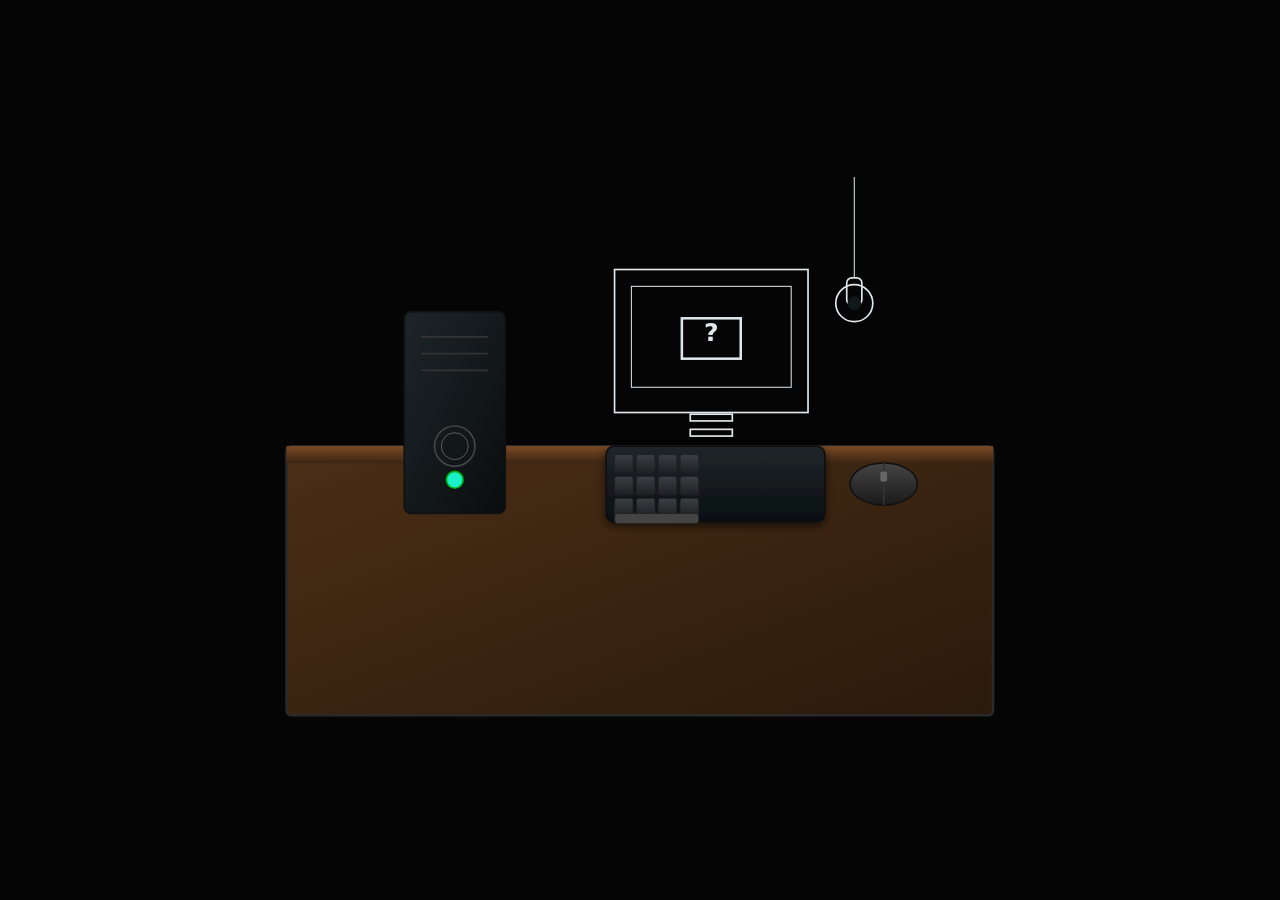
<file: site/treasure4.html>
<!DOCTYPE html>
<html lang="en">
<head>
<meta charset="utf-8"/>
<meta name="viewport" content="width=device-width,initial-scale=1"/>
<title>The Desk — Treasure IV</title>
<style>
  :root{
    --bg:#050505; --ink:#dfe7eb; --soft:#a9b6bd; --accent:#7fffe0;
    --crtGlow:#93fff1; --task:#0f1417; --taskEdge:#1b242a; --sel:#19f0c9; --gold:#ffd86a;
  }
  *{box-sizing:border-box}
  html,body{height:100%}
  body{margin:0;background:var(--bg);color:var(--ink);font-family:ui-sans-serif,system-ui,Segoe UI,Roboto,Arial}

  .stage{position:fixed;inset:0;display:grid;place-items:center;overflow:hidden}
  svg{width:min(1200px,92vw);height:auto;max-height:86vh}

  .ln{stroke:var(--ink);stroke-width:2;fill:none}
  .thin{stroke-width:1.2}
  .dim{stroke:var(--soft)}
  .bulb{transform-origin:50% -240px; animation:swing 3.6s ease-in-out infinite}
  @keyframes swing{
    0%,100%{ transform:rotate(2deg) }
    50%{ transform:rotate(-2deg) }
  }

  .hot{cursor:pointer; filter:drop-shadow(0 0 0 rgba(0,0,0,0))}
  .hot:hover{filter:drop-shadow(0 0 10px rgba(127,255,224,.35))}
  .pulse{animation:pulse 1.8s ease-in-out infinite}
  @keyframes pulse{0%,100%{opacity:.65} 50%{opacity:1}}

  .cam{
    position:fixed; inset:0; display:grid; place-items:center; z-index:20;
    transform-origin:var(--ox) var(--oy); transform:translate(var(--tx,0),var(--ty,0)) scale(var(--sc,.2));
    opacity:0; pointer-events:none;
    transition:transform .7s cubic-bezier(.12,.62,.2,1), opacity .5s ease;
  }
  .cam.show{opacity:1; pointer-events:auto; transform:translate(0,0) scale(1)}

  .monitor{
    width:min(980px,92vw); aspect-ratio:16/10; border-radius:16px; padding:20px;
    background:linear-gradient(180deg,#171b1f,#0e1215 55%,#0a0d10);
    box-shadow:0 30px 90px rgba(0,0,0,.65), inset 0 0 0 2px #253038, inset 0 0 60px rgba(120,255,230,.08);
    position:relative;
  }
  .screen{
    position:absolute; inset:54px 54px 90px 54px; border-radius:10px; overflow:hidden;
    background:#0b0f11; box-shadow:0 0 0 2px #1e262b inset, 0 0 30px rgba(127,255,224,.08) inset;
  }
  .scanlines::before{
    content:""; position:absolute; inset:0;
    background:repeating-linear-gradient(to bottom, rgba(255,255,255,.04) 0 2px, transparent 2px 4px);
    mix-blend-mode:overlay; opacity:.25; pointer-events:none;
  }
  .bleed::after{
    content:""; position:absolute; inset:-2px; pointer-events:none;
    background:
      radial-gradient(70% 60% at 50% 40%, rgba(147,255,241,.12), transparent 60%),
      radial-gradient(60% 50% at 50% 60%, rgba(147,255,241,.08), transparent 60%);
    filter:blur(10px);
  }

  .wall{position:absolute; inset:0; background:
    radial-gradient(1200px 800px at 50% 25%, #13363a 0%, #0a1a1c 55%, #081113 68%, #060b0c 100%);
  }

  .icons{position:absolute; inset:16px auto auto 18px; width:210px; display:grid; gap:14px}
  .icon{
    display:grid; grid-template-columns:40px 1fr; gap:8px; align-items:center;
    color:#d9f4ff; text-shadow:0 1px 0 #000; font-size:14px;
    user-select:none; cursor:pointer; padding:6px 8px; border-radius:8px; border:1px solid transparent;
    transition:filter .15s ease, transform .08s ease, border-color .15s ease, background .15s ease;
  }
  .icon:hover{ filter:brightness(1.08) }
  .icon:active{ transform:translateY(1px) }
  .icon.sel{ border-color:#1cebd0; background:rgba(28,235,208,.08) }
  .glyph{
    width:40px; height:40px; border-radius:8px; display:grid; place-items:center;
    background:linear-gradient(180deg,#1e2a2c,#11191b);
    box-shadow:inset 0 0 0 1px #35494e, 0 12px 18px rgba(0,0,0,.35);
    position:relative; overflow:hidden;
  }
  .glyph .tri{ width:0;height:0;border-left:9px solid transparent;border-right:9px solid transparent;border-bottom:16px solid #ff3349; transform:translateY(-2px)}
  .glyph .bar{ position:absolute; bottom:0; left:0; right:0; height:5px; background:#ff3349 }

  .icon.val:hover .glyph{ box-shadow:inset 0 0 0 1px #ff5567, 0 0 20px #ff3349aa }
  .icon.val.sel{ border-color:#ff5567; background:rgba(255,51,73,.08) }

  .task{
    position:absolute; left:54px; right:54px; bottom:46px; height:42px; border-radius:8px;
    background:linear-gradient(180deg, var(--task), #0b0f12);
    box-shadow:inset 0 0 0 1px var(--taskEdge), 0 -1px 0 #0b0f12, 0 10px 30px rgba(0,0,0,.5);
    display:flex; align-items:center; gap:10px; padding:0 12px;
  }
  .start{
    padding:6px 10px; border-radius:6px; color:#bce7e0; background:#0b1415;
    box-shadow:inset 0 0 0 1px #18302d; user-select:none; cursor:pointer; transition:filter .15s ease
  }
  .start:hover{ filter:brightness(1.2) }

  .launcher{
    position:absolute; top:18%; left:50%; transform:translateX(-50%); width:min(560px,80%); padding:16px 16px 18px;
    border-radius:12px; background:linear-gradient(180deg,#0e1417,#0b0f11);
    box-shadow:0 20px 70px rgba(0,0,0,.55), inset 0 0 0 1px #21333a;
    display:none;
  }
  .launcher.show{ display:block }
  .bar{height:12px; border-radius:999px; background:#0a1214; box-shadow:inset 0 0 0 1px #203238; overflow:hidden}
  .fill{height:100%; width:0%; background:linear-gradient(90deg,#fd5768,#ffc06e); box-shadow:0 0 16px rgba(255,160,80,.7)}
  .status{margin-top:10px; color:#cbe9e2; font-size:13px; letter-spacing:.4px}

  .codeCard{
    position:absolute; top:56%; left:50%; transform:translate(-50%,-50%) scale(.98);
    display:none; width:min(680px,88%); padding:18px 20px 22px; text-align:center;
    border-radius:14px; background:linear-gradient(180deg,rgba(25,29,30,.88),rgba(10,12,12,.9));
    box-shadow:0 24px 80px rgba(0,0,0,.55), inset 0 0 40px rgba(127,255,224,.05);
    border:1px solid #2b3a3e;
  }
  .codeCard.show{ display:block; animation:pop .4s ease both }
  @keyframes pop{ from{opacity:0; transform:translate(-50%,-50%) scale(.96)} to{opacity:1; transform:translate(-50%,-50%) scale(1)} }
  .tt{font-weight:800; letter-spacing:.6px; color:#d9fff3}
  .code{
    margin-top:10px; display:inline-block; padding:8px 14px; border-radius:10px;
    border:1px solid rgba(255,216,106,.25); background:linear-gradient(180deg,rgba(60,44,16,.35),rgba(35,26,8,.35));
    font-weight:900; letter-spacing:4px; font-size:clamp(22px,5.4vw,42px); color:var(--gold);
    text-shadow:0 0 18px rgba(255,216,106,.35);
    user-select:all;
  }
  .small{color:#a9cfd0; font-size:12px; margin-top:8px}

  .back{
    position:fixed; top:16px; left:16px; z-index:50; display:none;
    padding:8px 12px; border-radius:10px; background:#0c1315; color:#bdebe4; border:1px solid #21363b;
    cursor:pointer; box-shadow:0 10px 30px rgba(0,0,0,.4)
  }
  .back.show{display:block}

  .bubble{
    position:absolute; transform:translate(-50%,-100%); background:#0b1214; color:#bfeeed;
    border:1px solid #203238; padding:6px 10px; border-radius:8px; font-size:12px; white-space:nowrap;
    pointer-events:none; opacity:.85
  }
</style>
</head>
<body>
<div class="stage">
  <!-- ======= SCENE: Desk line-art (SVG) ======= -->
  <svg viewBox="0 0 1400 650" role="img" aria-label="Desk with tower, monitor, keyboard and hanging bulb">
    <!-- Hanging bulb -->
    <g class="bulb">
      <line class="ln thin" x1="955" y1="-200" x2="955" y2="120"/>
      <circle class="ln" cx="955" cy="150" r="22"/>
      <rect class="ln" x="946" y="120" width="18" height="32" rx="6"/>
      <circle cx="955" cy="150" r="8" fill="#0f181a"/>
    </g>

    <!-- ======= DESK ======= -->
    <g id="desk">
      <rect x="280" y="320" width="840" height="320" rx="6" 
            fill="url(#wood)" stroke="#2a2a2a" stroke-width="3"/>
      <rect x="280" y="320" width="840" height="20" fill="url(#bevel)"/>
    </g>

    <defs>
      <linearGradient id="wood" x1="0" y1="0" x2="1" y2="1">
        <stop offset="0%" stop-color="#4b2e16"/>
        <stop offset="100%" stop-color="#2a1a0b"/>
      </linearGradient>
      <linearGradient id="bevel" x1="0" y1="0" x2="0" y2="1">
        <stop offset="0%" stop-color="#7a4b25"/>
        <stop offset="100%" stop-color="#3d2412"/>
      </linearGradient>
    </defs>

    <!-- ======= PC Tower ======= -->
    <g id="tower" transform="translate(420,160)">
      <rect x="0" y="0" width="120" height="240" rx="8"
            fill="url(#towerGrad)" stroke="#111" stroke-width="2"/>
      <g stroke="#333" stroke-width="2">
        <line x1="20" y1="30" x2="100" y2="30"/>
        <line x1="20" y1="50" x2="100" y2="50"/>
        <line x1="20" y1="70" x2="100" y2="70"/>
      </g>
      <circle cx="60" cy="200" r="10" fill="#19f0c9" stroke="#0a0" stroke-width="2"/>
      <circle cx="60" cy="160" r="24" fill="none" stroke="#444" stroke-width="2"/>
      <circle cx="60" cy="160" r="16" fill="none" stroke="#666" stroke-width="1"/>
    </g>

    <defs>
      <linearGradient id="towerGrad" x1="0" y1="0" x2="1" y2="1">
        <stop offset="0%" stop-color="#1d2529"/>
        <stop offset="100%" stop-color="#0a0d0e"/>
      </linearGradient>
    </defs>

    <!-- ======= Monitor ======= -->
    <g id="monitorGroup" class="hot">
      <rect class="ln" x="670" y="110" width="230" height="170"/>
      <rect class="ln thin" x="690" y="130" width="190" height="120"/>
      <rect x="760" y="282" width="50" height="8" fill="none" stroke="#dfe7eb" stroke-width="2"/>
      <rect x="760" y="300" width="50" height="8" fill="none" stroke="#dfe7eb" stroke-width="2"/>
      <rect x="750" y="168" width="70" height="48" fill="none" stroke="#dfe7eb" stroke-width="3" class="pulse"/>
      <text x="785" y="195" fill="#dfe7eb" text-anchor="middle" style="font-size:30px;font-weight:900">?</text>
    </g>

    <!-- ======= Keyboard ======= -->
    <g id="keyboard" transform="translate(660,320)">
      <rect x="0" y="0" width="260" height="90" rx="10"
            fill="url(#keyFrame)" stroke="#111" stroke-width="2" filter="url(#shadow)"/>
      <g fill="url(#keyGrad)" stroke="#222" stroke-width="1">
        <g transform="translate(10,10)">
          <g id="row">
            <rect x="0" y="0" width="22" height="22" rx="3"/>
            <rect x="26" y="0" width="22" height="22" rx="3"/>
            <rect x="52" y="0" width="22" height="22" rx="3"/>
            <rect x="78" y="0" width="22" height="22" rx="3"/>
          </g>
          <use href="#row" y="26"/>
          <use href="#row" y="52"/>
        </g>
        <rect x="10" y="80" width="100" height="12" rx="4" fill="#444"/>
      </g>
    </g>

    <defs>
      <linearGradient id="keyFrame" x1="0" y1="0" x2="0" y2="1">
        <stop offset="0%" stop-color="#1e262a"/>
        <stop offset="100%" stop-color="#0b0f11"/>
      </linearGradient>
      <linearGradient id="keyGrad" x1="0" y1="0" x2="0" y2="1">
        <stop offset="0%" stop-color="#3a3f43"/>
        <stop offset="100%" stop-color="#1d2023"/>
      </linearGradient>
      <filter id="shadow" x="-50%" y="-50%" width="200%" height="200%">
        <feDropShadow dx="0" dy="4" stdDeviation="6" flood-color="#000" flood-opacity="0.6"/>
      </filter>
    </defs>

    <!-- ======= Mouse ======= -->
    <g id="mouse" transform="translate(950,340)">
      <ellipse cx="40" cy="25" rx="40" ry="25"
               fill="url(#mouseGrad)" stroke="#111" stroke-width="2"/>
      <line x1="40" y1="0" x2="40" y2="50" stroke="#333" stroke-width="2"/>
      <rect x="36" y="10" width="8" height="12" rx="2" fill="#666"/>
    </g>

    <defs>
      <linearGradient id="mouseGrad" x1="0" y1="0" x2="0" y2="1">
        <stop offset="0%" stop-color="#444"/>
        <stop offset="100%" stop-color="#1a1a1a"/>
      </linearGradient>
    </defs>
  </svg>
</div>

<button id="back" class="back" aria-label="Back to desk">Back</button>

<div id="cam" class="cam" style="--ox:50%;--oy:50%;">
  <div class="monitor">
    <div class="screen scanlines bleed">
      <div class="wall"></div>
      <div class="icons" id="icons">
        <div class="icon val" data-app="valorant">
          <div class="glyph"><div class="tri"></div><div class="bar"></div></div>
          <div>Valorant</div>
        </div>
        <div class="icon" data-app="notes">
          <div class="glyph" style="background:linear-gradient(180deg,#1f2629,#141a1d)">
            <svg viewBox="0 0 40 40" width="28" height="28">
              <rect x="8" y="8" width="24" height="22" rx="3" stroke="#9bcad0" fill="none"/>
              <path d="M12 14 h16 M12 20 h16 M12 26 h16" stroke="#9bcad0" stroke-width="2" />
            </svg>
          </div>
          <div>Notes</div>
        </div>
        <div class="icon" data-app="recycle">
          <div class="glyph">
            <svg viewBox="0 0 40 40" width="26" height="26">
              <path d="M12 12 h16 v16 h-16 Z" fill="none" stroke="#9bcad0"/>
              <path d="M16 16 l8 8 M24 16 l-8 8" stroke="#9bcad0" stroke-width="2"/>
            </svg>
          </div>
          <div>Recycle Bin</div>
        </div>
        <!-- ✅ HUB icon added -->
        <div class="icon" data-app="hub">
          <div class="glyph" style="background:linear-gradient(180deg,#223,#111)">
            <svg viewBox="0 0 40 40" width="26" height="26">
              <circle cx="20" cy="20" r="10" fill="none" stroke="#7fffe0" stroke-width="2"/>
              <line x1="20" y1="10" x2="20" y2="30" stroke="#7fffe0" stroke-width="2"/>
              <line x1="10" y1="20" x2="30" y2="20" stroke="#7fffe0" stroke-width="2"/>
            </svg>
          </div>
          <div>HUB</div>
        </div>
      </div>
      <div class="task"><div class="start" id="start">Start</div></div>
      <div class="launcher" id="launcher" aria-live="polite">
        <div style="display:flex;align-items:center;gap:10px;margin-bottom:10px">
          <div style="width:18px;height:18px;border-radius:4px;background:#ff3349;box-shadow:0 0 14px #ff3349aa"></div>
          <div style="font-weight:800;letter-spacing:.6px">Riot Vanguard — Launching Valorant</div>
        </div>
        <div class="bar"><div class="fill" id="fill"></div></div>
        <div class="status" id="status">Initializing anti-cheat…</div>
      </div>
      <div class="codeCard" id="codeCard" role="dialog" aria-modal="true">
        <div class="tt">Access Key — Valorant</div>
        <div id="code" class="code">••••-••••-••••</div>
        <div class="small">Copied locally. Press anywhere outside to close.</div>
      </div>
    </div>
  </div>
</div>

<script>
const VALORANT_CODE = "RA-WU8BMWF7BSR4ZGZB";

const AC = new (window.AudioContext || window.webkitAudioContext)();
function beep(f=880, dur=.08, g=.06){
  const o=AC.createOscillator(), gn=AC.createGain();
  o.type='triangle'; o.frequency.value=f; o.connect(gn); gn.connect(AC.destination);
  const t=AC.currentTime; gn.gain.value=0.0001;
  gn.gain.exponentialRampToValueAtTime(g, t+.01);
  gn.gain.exponentialRampToValueAtTime(0.0001, t+dur);
  o.start(); o.stop(t+dur+.02);
}
function zap(){ beep(220,.05,.05); beep(660,.12,.05); }

const cam  = document.getElementById('cam');
const back = document.getElementById('back');
const monitorGroup = document.getElementById('monitorGroup');

monitorGroup.addEventListener('click', () => {
  const r = monitorGroup.getBoundingClientRect();
  const ox = (r.left + r.width/2) / innerWidth * 100;
  const oy = (r.top  + r.height/2) / innerHeight * 100;
  cam.style.setProperty('--ox', ox+'%');
  cam.style.setProperty('--oy', oy+'%');
  cam.classList.add('show'); back.classList.add('show');
  zap();
  spawnBubble(r.left + r.width/2, r.top - 10, "Double-click app icons");
});

back.addEventListener('click', () => {
  cam.classList.remove('show'); back.classList.remove('show');
  document.getElementById('codeCard').classList.remove('show');
  document.getElementById('launcher').classList.remove('show');
});

let bubble;
function spawnBubble(x,y,msg){
  if(bubble){ bubble.remove(); }
  bubble = document.createElement('div');
  bubble.className = 'bubble'; bubble.textContent = msg;
  bubble.style.left = x+'px'; bubble.style.top = y+'px';
  document.body.appendChild(bubble);
  setTimeout(()=> bubble && bubble.remove(), 2200);
}

const icons = document.getElementById('icons');
let sel = null;

icons.addEventListener('click', e=>{
  const icon = e.target.closest('.icon');
  if(!icon) return;
  select(icon);
  beep(760,.05,.035);
});

icons.addEventListener('dblclick', e=>{
  const icon = e.target.closest('.icon'); if(!icon) return;
  const app = icon.dataset.app;
  if(app==='valorant'){ launchValorant(); }
  else if(app==='notes'){ spawnBubble(innerWidth/2, innerHeight*0.18, "No new notes."); }
  else if(app==='recycle'){ spawnBubble(innerWidth/2, innerHeight*0.18, "Recycle Bin is empty."); }
  else if(app==='hub'){ window.location.href="index.html"; } // ✅ HUB redirect
});

function select(el){
  if(sel) sel.classList.remove('sel');
  sel = el; sel.classList.add('sel');
}

const launcher = document.getElementById('launcher');
const fill     = document.getElementById('fill');
const statusEl = document.getElementById('status');
const codeCard = document.getElementById('codeCard');
const codeEl   = document.getElementById('code');

function launchValorant(){
  launcher.classList.add('show'); codeCard.classList.remove('show');
  fill.style.width='0%'; statusEl.textContent='Initializing anti-cheat…';
  let p=0; const steps=[
    {t:500, s:'Checking secure boot…'},
    {t:900, s:'Mounting assets…'},
    {t:1200, s:'Linking shaders…'},
    {t:1000, s:'Decrypting your reward…'}
  ];
  beep(520,.08,.05);
  (function step(i){
    if(i>=steps.length){
      progressTo(100, 380, () => {
        zap();
        revealCode();
      });
      return;
    }
    progressTo(p+20, steps[i].t, () => { statusEl.textContent = steps[i].s; step(i+1);} );
    p+=20;
  })(0);
}

function progressTo(target, time, done){
  const cur = parseFloat(fill.style.width)||0;
  const start = performance.now();
  function tick(now){
    const t = Math.min(1, (now-start)/time);
    const v = cur + (target-cur)*t;
    fill.style.width = v+'%';
    if(t<1) requestAnimationFrame(tick); else done && done();
  }
  requestAnimationFrame(tick);
}

function revealCode(){
  codeEl.textContent = VALORANT_CODE;
  codeCard.classList.add('show');
  localStorage.setItem('valorant_code_revealed','1');
}

cam.addEventListener('click', e=>{
  if(e.target.closest('.codeCard')) return;
  const anyOpen = codeCard.classList.contains('show') || launcher.classList.contains('show');
  if(anyOpen){
    codeCard.classList.remove('show');
    launcher.classList.remove('show');
    beep(360,.05,.035);
  }
});

if(localStorage.getItem('valorant_code_revealed')==='1'){
  cam.classList.add('show'); back.classList.add('show');
  codeEl.textContent = VALORANT_CODE; codeCard.classList.add('show');
}
</script>
</body>
</html>
</file>
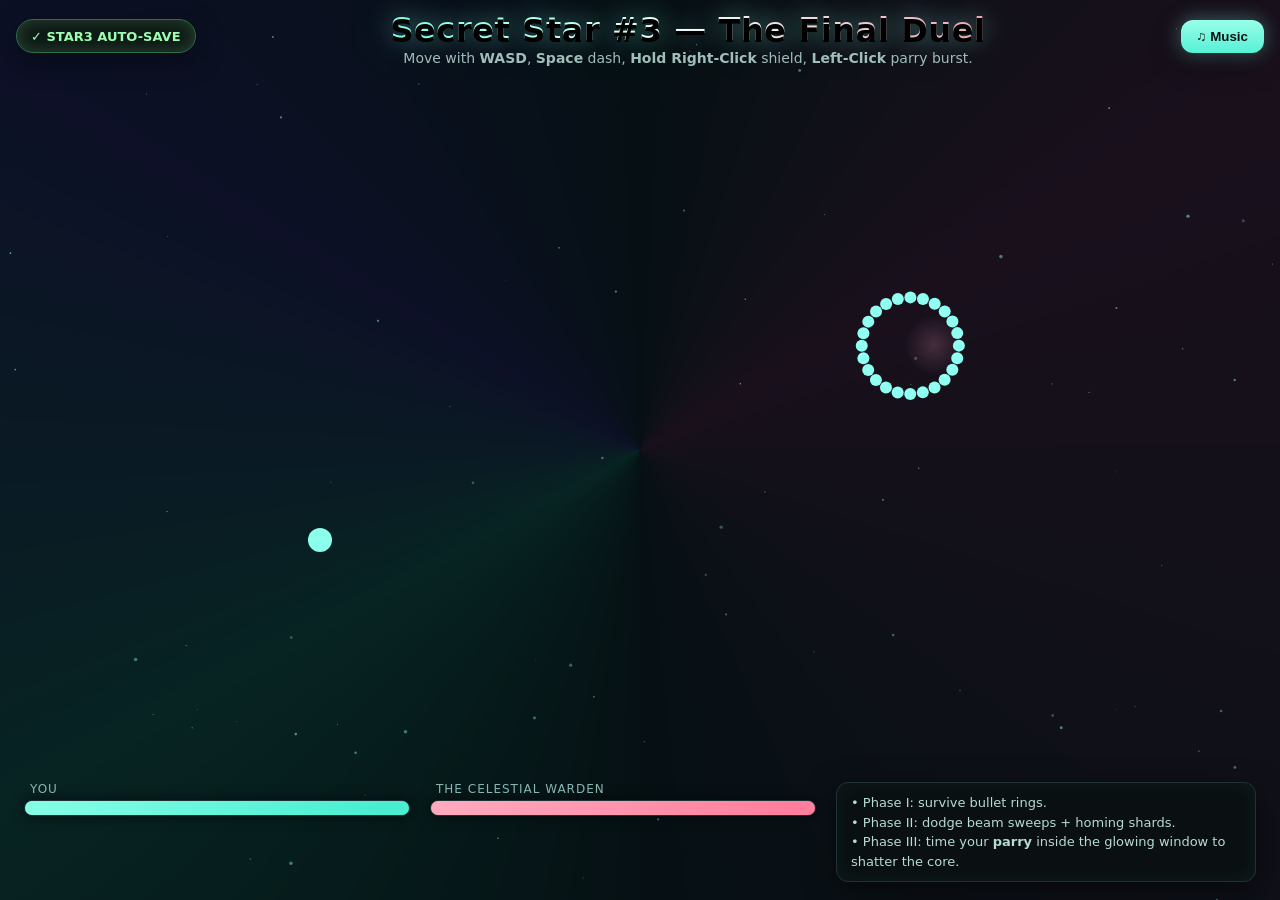
<file: site/secret3/secrets3.html>
<!DOCTYPE html>
<html lang="en">
<head>
  <meta charset="utf-8" />
  <meta name="viewport" content="width=device-width, initial-scale=1" />
  <title>Secret Star #3 — The Final Duel</title>
  <link rel="preload" as="audio" href="66-final-battle.mp3">
  <link rel="stylesheet" href="duel.css" />
</head>
<body>
  <div class="ui-top">
    <div class="chip saved" id="saveChip">✓ STAR3 AUTO-SAVE</div>
    <div class="title">
      <h1>Secret Star #3 — The Final Duel</h1>
      <p>
        Move with <b>WASD</b>, <b>Space</b> dash, <b>Hold Right-Click</b> shield, <b>Left-Click</b> parry burst.
      </p>
    </div>
    <div class="controls">
      <button id="musicBtn" class="btn ghost">♫ Music</button>
    </div>
  </div>

  <!-- World -->
  <canvas id="scene"></canvas>

  <!-- HUD -->
  <div class="hud">
    <div class="hp">
      <div class="label">YOU</div>
      <div class="bar"><div id="hpYou" class="fill cyan"></div></div>
    </div>
    <div class="hp boss">
      <div class="label">THE CELESTIAL WARDEN</div>
      <div class="bar"><div id="hpBoss" class="fill rose"></div></div>
    </div>
    <div class="tips" id="tips">
      • Phase I: survive bullet rings. <br/>
      • Phase II: dodge beam sweeps + homing shards. <br/>
      • Phase III: time your <b>parry</b> inside the glowing window to shatter the core.
    </div>
  </div>

  <!-- Win/Lose overlays -->
  <div id="overlay" class="overlay hidden" aria-hidden="true">
    <div class="card">
      <h2 id="ovTitle">Victory</h2>
      <p id="ovText"></p>
      <div class="actions">
        <!-- FIX: use ../ to go back to index.html outside this folder -->
        <a id="backBtn" class="btn primary disabled" href="../index.html" aria-disabled="true">Back to Hunt</a>
        <button id="retryBtn" class="btn ghost">Retry</button>
      </div>
    </div>
  </div>

  <!-- Audio -->
  <!-- FIX: use your GitHub raw URL so it streams -->
  <audio id="music" preload="auto" src="https://github.com/EricValentino/eldenring/raw/refs/heads/main/66.%20The%20Final%20Battle.mp3" loop></audio>

  <script src="duel.js"></script>
</body>
</html>
</file>
<file: site/secret3/duel.css>
:root {
  --bg:#04090a;
  --fg:#e5fefb;
  --muted:#9fbeb9;
  --cyan:#7fffe0;
  --rose:#ff9bb0;
  --glow:#7af9e2;
  --aurora1:#0fffc1;
  --aurora2:#5d00ff;
  --aurora3:#ff007d;
}

*{box-sizing:border-box}
html,body{height:100%}
body{
  margin:0;
  font-family:"Inter", system-ui, -apple-system, Segoe UI, Roboto, Arial;
  color:var(--fg);
  overflow:hidden;
  background:
    radial-gradient(1400px 1000px at 50% -20%, #0c1b1e 0%, #071214 55%, #04090a 100%),
    #000;
  /* subtle star sparkles */
  background-image:
    radial-gradient(circle at 20% 30%, rgba(255,255,255,.08) 0 2px, transparent 3px),
    radial-gradient(circle at 70% 60%, rgba(255,255,255,.05) 0 2px, transparent 3px),
    radial-gradient(circle at 40% 80%, rgba(255,255,255,.07) 0 1px, transparent 2px);
  background-repeat:repeat;
  animation:bgFloat 60s linear infinite;
}
@keyframes bgFloat {
  0% {background-position:0 0;}
  100% {background-position:1000px 500px;}
}

/* Animated aurora sweep */
body::after {
  content:"";
  position:fixed; inset:0;
  background:conic-gradient(from 180deg at 50% 50%,
    transparent 0deg,
    var(--aurora1) 60deg,
    var(--aurora2) 120deg,
    transparent 180deg,
    var(--aurora3) 240deg,
    transparent 360deg);
  opacity:0.08;
  mix-blend-mode:screen;
  animation:auroraMove 40s linear infinite;
  pointer-events:none;
}
@keyframes auroraMove {
  0%{ transform:rotate(0deg) scale(1.4);}
  100%{ transform:rotate(360deg) scale(1.4);}
}

/* ===== Top row ===== */
.ui-top {
  position:fixed; inset:0 0 auto 0; height:72px;
  display:flex; align-items:center; justify-content:space-between;
  padding:10px 16px;
  pointer-events:none;
  z-index:10;
}
.title { text-align:center; pointer-events:none }
.title h1 {
  margin:4px 0 2px;
  font-weight:900;
  letter-spacing:.6px;
  text-shadow:0 2px 0 #000,
               0 0 24px rgba(144,255,233,.45),
               0 0 60px rgba(144,255,233,.25);
  background:linear-gradient(90deg,var(--cyan),#fff,var(--rose));
  -webkit-background-clip:text;
  -webkit-text-fill-color:transparent;
  animation:shine 8s linear infinite;
}
@keyframes shine {
  from {background-position:0%;}
  to   {background-position:200%;}
}
.title p { margin:0; color:var(--muted); font-size:14px }

/* Buttons + Chips */
.controls,.chip{ pointer-events:auto }
.btn{
  appearance:none; border:none; border-radius:12px; padding:9px 16px;
  font-weight:800; cursor:pointer;
  color:#0c1212;
  background:linear-gradient(180deg,#98ffe9,#56f1d5);
  box-shadow:0 10px 30px rgba(0,0,0,.35),0 0 20px rgba(144,255,233,.4);
  transition:transform .15s ease, box-shadow .3s ease;
}
.btn:hover{ transform:translateY(-2px) scale(1.05); box-shadow:0 14px 36px rgba(0,0,0,.45),0 0 25px rgba(144,255,233,.6); }
.btn.ghost{
  background:rgba(20,30,32,.35); color:#cfeeed;
  border:1px solid #1d3a36; box-shadow:none; backdrop-filter:blur(4px);
}
.btn.primary{
  background:linear-gradient(180deg,#b37dff,#7b4dff);
  color:#fff; text-shadow:0 0 8px rgba(255,255,255,.3);
}
.btn.disabled{ filter:grayscale(1) brightness(.6); pointer-events:none }

.chip{
  display:inline-flex; align-items:center; gap:8px; height:34px; padding:0 14px;
  color:#ccebe6; background:#0e1618cc;
  border:1px solid #1e343a; border-radius:999px;
  box-shadow:0 8px 24px rgba(0,0,0,.35), inset 0 0 14px rgba(127,255,224,.1);
  font-size:13px; font-weight:600;
  backdrop-filter:blur(6px);
}
.chip.saved{
  color:#9cffb0; border-color:#2d6e49; background:#0f1b15e6;
  box-shadow:0 8px 28px rgba(0,0,0,.4), inset 0 0 16px rgba(156,255,176,.2);
}

/* ===== Scene canvas ===== */
#scene{ position:fixed; inset:0; display:block; z-index:0 }

/* ===== HUD bottom ===== */
.hud{
  position:fixed; left:24px; right:24px; bottom:18px;
  display:grid; grid-template-columns:1fr 1fr auto; gap:20px;
  z-index:5;
}
.hp .label{
  font-size:12px; color:#87b6b0; margin-left:6px; margin-bottom:4px;
  text-transform:uppercase; letter-spacing:1px;
}
.hp .bar{
  height:16px; border-radius:999px; background:#0d191a;
  border:1px solid #1b3235; overflow:hidden;
  box-shadow:inset 0 0 0 1px #0b1415,0 0 14px rgba(0,0,0,.6);
}
.fill{
  height:100%; width:100%;
  transform-origin:left center; transform:scaleX(1);
  transition:transform .2s ease-out;
}
.cyan{
  background:linear-gradient(90deg,#8affea,#2ce5c9,#8affea);
  background-size:200% auto;
  animation:hpFlow 6s linear infinite;
  box-shadow:inset 0 0 20px rgba(127,255,224,.6),0 0 10px rgba(127,255,224,.35);
}
.rose{
  background:linear-gradient(90deg,#ffb3c6,#ff6f91,#ffb3c6);
  background-size:200% auto;
  animation:hpFlow 7s linear infinite reverse;
  box-shadow:inset 0 0 20px rgba(255,155,176,.6),0 0 10px rgba(255,155,176,.3);
}
@keyframes hpFlow { to{background-position:200% center;} }

.tips{
  align-self:end; justify-self:end; color:#b6dad5; font-size:13px; line-height:1.5;
  background:#0a1012d0;
  border:1px solid #203238;
  padding:10px 14px;
  border-radius:12px;
  max-width:420px;
  box-shadow:0 10px 30px rgba(0,0,0,.5), inset 0 0 20px rgba(127,255,224,.05);
}

/* ===== Overlay ===== */
.overlay{
  position:fixed; inset:0; display:grid; place-items:center;
  background:rgba(3,7,8,.55);
  backdrop-filter:blur(10px) saturate(1.4);
  z-index:50;
  animation:fadeIn .6s ease both;
}
.overlay.hidden{ display:none }
@keyframes fadeIn { from{opacity:0} to{opacity:1} }

.card{
  width:min(520px,92vw);
  background:linear-gradient(180deg,#0f1618f5,#0a0f11f2);
  border:1px solid #1f3438;
  border-radius:16px;
  padding:22px 24px 26px;
  box-shadow:0 30px 100px rgba(0,0,0,.65),
             inset 0 0 40px rgba(127,255,224,.06);
  animation:popUp .4s cubic-bezier(.18,.9,.25,1.2) both;
}
@keyframes popUp { from{opacity:0; transform:scale(.9)} to{opacity:1; transform:scale(1)} }
.card h2{
  margin:.2rem 0 .6rem;
  font-size:30px;
  letter-spacing:.5px;
  color:#fff;
  text-shadow:0 0 14px rgba(144,255,233,.25);
}
.card p{
  margin:0 0 16px;
  color:#bbdad5;
  font-size:15px;
}
.actions{ display:flex; gap:12px; justify-content:flex-end }
</file>
